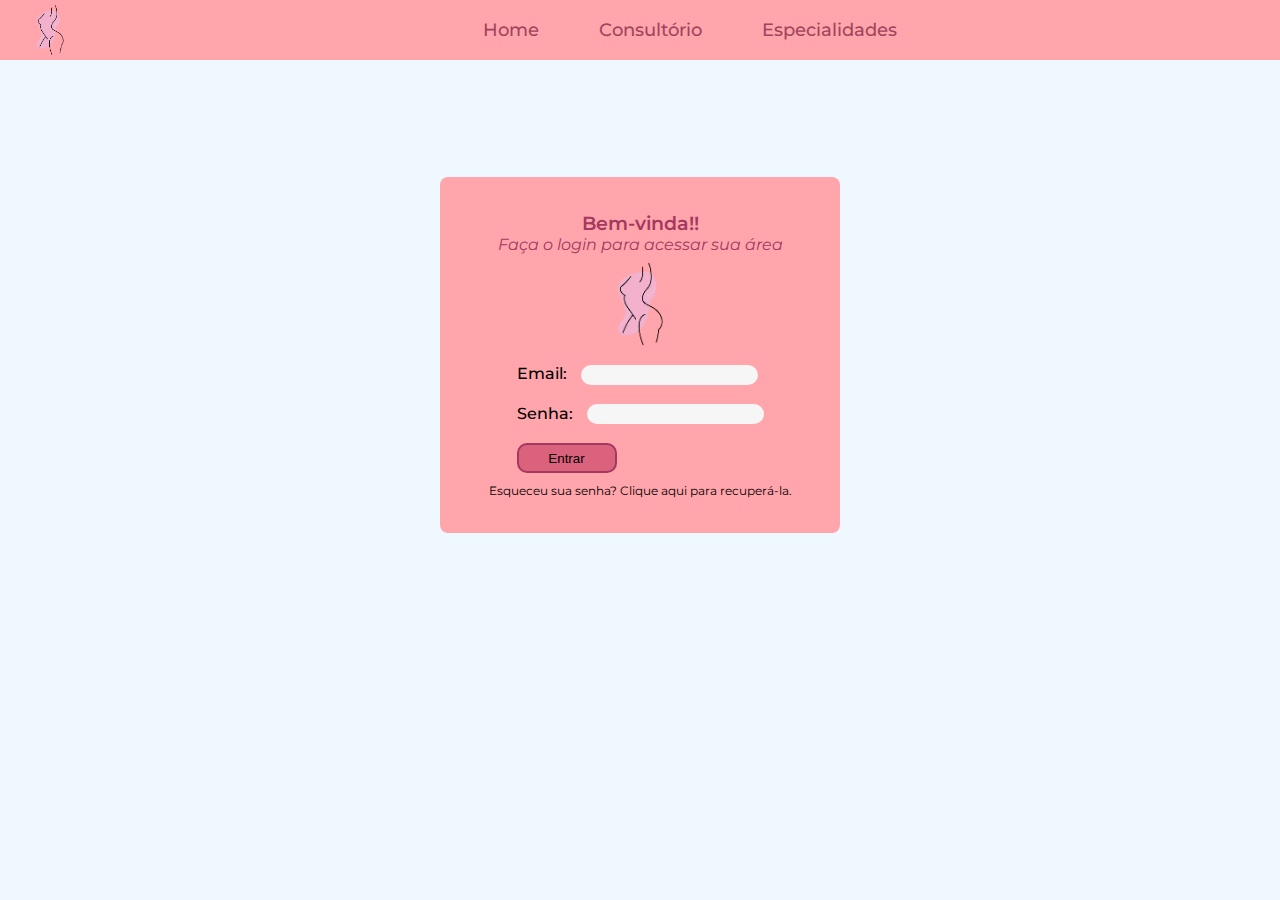
<file: index.html>
<!DOCTYPE html>
<html lang="pt-br">

<head>
    <meta charset="UTF-8">
    <meta name="viewport" content="width=device-width, initial-scale=1.0">
    <title>Login Administrador</title>
    <link rel="stylesheet" href="./assets/css/nav-footer.css">
    <link rel="stylesheet" href="./assets/css/adm.css">

    <!-- Icon da página -->
    <link rel="shortcut icon" type="imagex/png" href="./assets/img/logoClinica.png">
</head>

<body>
    <nav>
        <img src="./assets/img/logoClinica.png" alt="Logo: Silhueta do corpo feminino" class="logoInicial">
        <ul>
            <li><a href="./pages/homepage.html">Home</a></li>
            <li><a href="./pages/consultorio.html">Consultório</a></li>
            <li><a href="./pages/especialidade.html">Especialidades</a></li>
        </ul>
    </nav>

    <div class="login">
        <div class="login-container">
            <h3>Bem-vinda!!</h3>
            <h4>Faça o login para acessar sua área</h4>
            <img src="./assets/img/logoClinica.png" alt="Logo: Silhueta do corpo feminino" class="logoCli">
            <form action="" class="login_form">
                <label for="email" id="lblEmail">Email:</label>
                <input type="text" name="txtEmail" id="txtEmail">
                <br>
                <br>
                <label for="senha" id="lblSenha">Senha:</label>
                <input type="password" name="txtSenha" id="txtSenha"> 
                <br>
                <br>
                <button type="submit" id="btnEntrarAdm" onclick="acionarEntrarAdm()">Entrar</button>
            </form>
            <a href="#">Esqueceu sua senha? Clique aqui para recuperá-la.</a>
        </div>
    </div>
    <script src="./assets/js/script.js"></script>
</body>
</html>
</file>
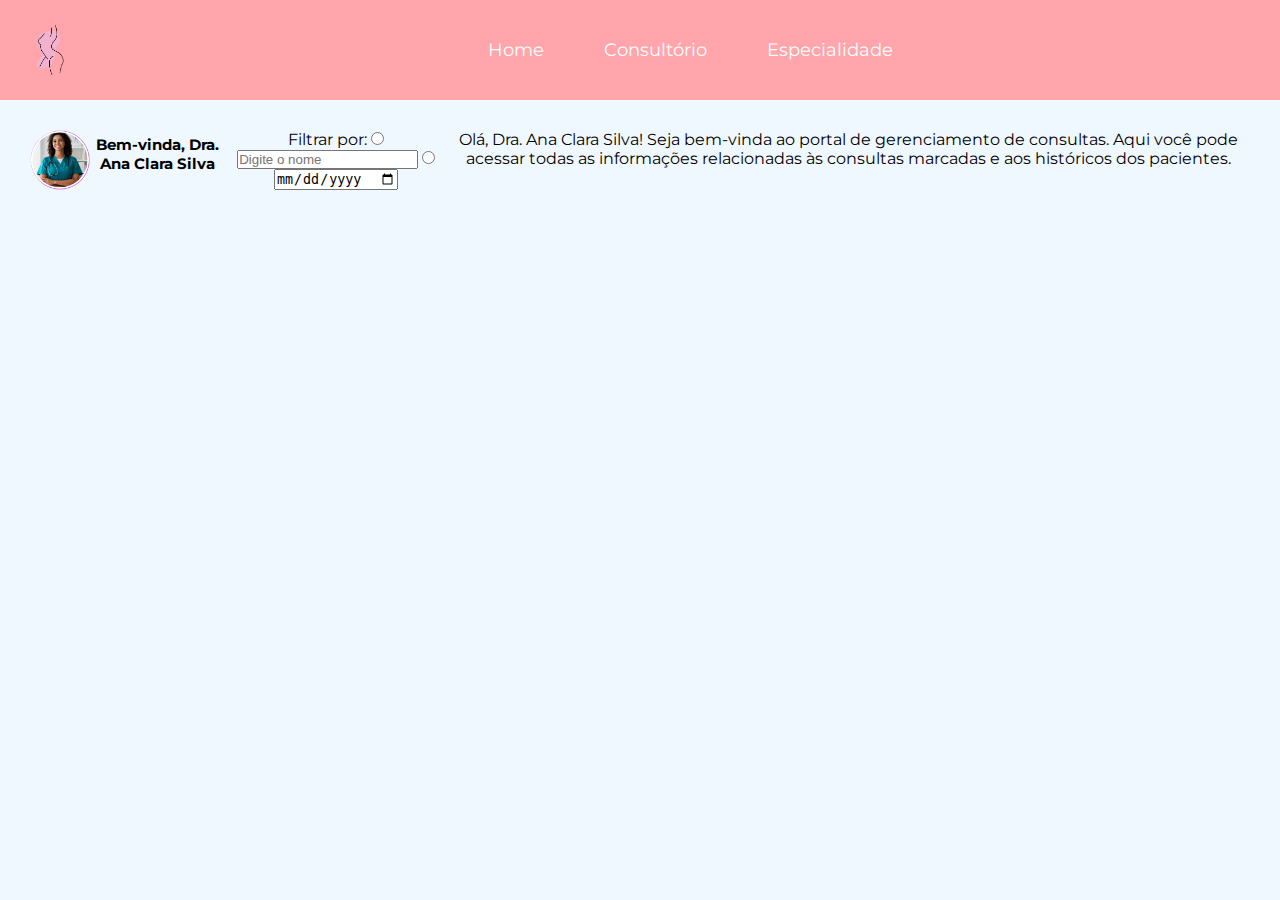
<file: adm.html>
<!DOCTYPE html>
<html lang="pt-br">

<head>
    <meta charset="UTF-8">
    <meta name="viewport" content="width=device-width, initial-scale=1.0">
    <title>Área de administração</title>
    <link rel="stylesheet" href="adm.css">
</head>

<body>

    <nav>
        <img src="./img/logoClinica.png" alt="Logo: Silhueta do corpo feminino" class="logoInicial">
        <ul>
            <li><a href="./homepage.html">Home</a></li>
            <li><a href="#">Consultório</a></li>
            <li><a href="#">Especialidade</a></li>
        </ul>
    </nav>

    <section class="session_TelaPrincipal">
        <div class="telaPrincipal_container">
            <img src="./img/imagenDoutora.png" alt="Imagem da doutora" id="imgTelaPrincipal">
            <h2 id>Bem-vinda, Dra. Ana Clara Silva</h2>

            <div class="formPesquisa">
                <form>
                    <label for="filtro">Filtrar por:</label>
                    <input type="radio" name="radioNome" id="radioNome" value="Nome">
                    <input type="text" name="txtNome" id="txtNome" placeholder="Digite o nome">
                    <input type="radio" name="radioData" id="radioData" value="Data">
                    <input type="date" name="txtData" id="txtData">

                </form>
            </div>

            <p>Olá, Dra. Ana Clara Silva!
                Seja bem-vinda ao portal de gerenciamento de consultas. Aqui você pode acessar
                todas as informações relacionadas às consultas marcadas e aos históricos dos
                pacientes. </p>
        </div>
    </section>
</body>

</html>
</file>
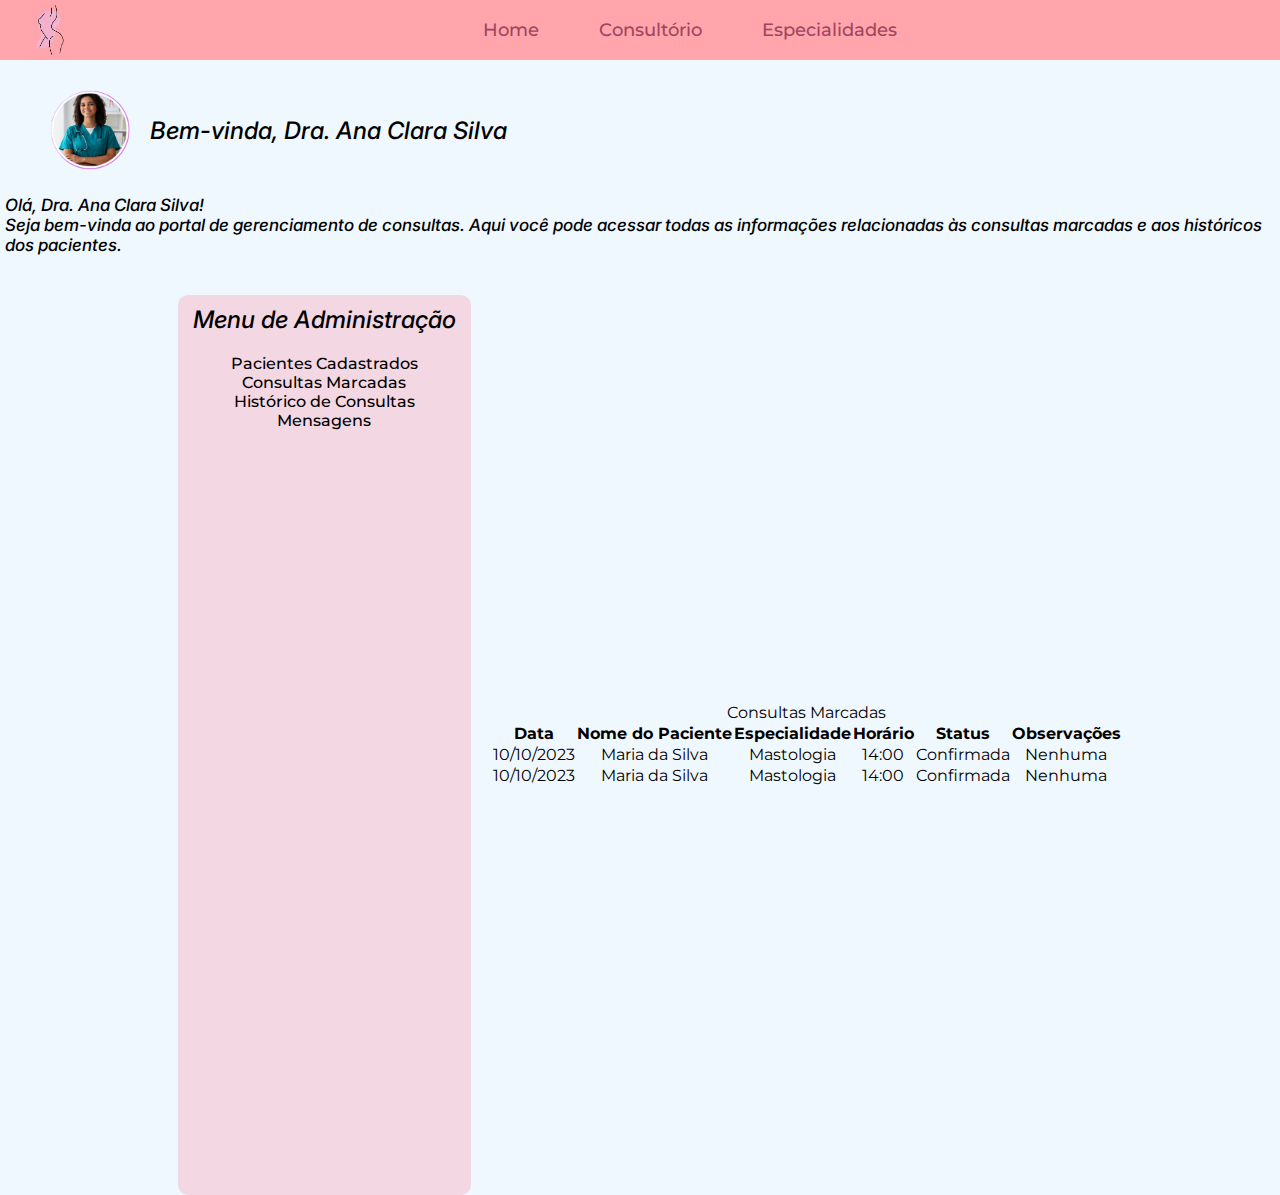
<file: pages/adm.html>
<!DOCTYPE html>
<html lang="pt-br">

<head>
    <meta charset="UTF-8">
    <meta name="viewport" content="width=device-width, initial-scale=1.0">
    <title>Área de administração</title>
    <link rel="stylesheet" href="../assets/css/nav-footer.css">
    <link rel="stylesheet" href="../assets/css/adm.css">

    <!-- Icon da página -->
    <link rel="shortcut icon" type="imagex/png" href="../assets/img/logoClinica.png">
</head>

<body>

    <nav>
        <img src="../assets/img/logoClinica.png" alt="Logo: Silhueta do corpo feminino" class="logoInicial">
        <ul>
            <li><a href="./homepage.html">Home</a></li>
            <li><a href="./consultorio.html">Consultório</a></li>
            <li><a href="./especialidade.html">Especialidades</a></li>
        </ul>
    </nav>

    <section class="session_TelaPrincipal">

            <div class="filter-container">
                <img src="../assets/img/imagenDoutora.png" alt="Imagem da doutora" id="imgTelaPrincipal">
                <h2 id>Bem-vinda, Dra. Ana Clara Silva</h2>

                <div class="formPesquisa">
                    <form>
                        <label for="filtro">Filtrar por:</label>

                        <div class="filter-group">
                            <input type="radio" name="radioNome" id="radioNome" value="nome">
                            <label for="nome">Nome</label>
                            <input type="text" name="txtNome" id="txtNome" placeholder="Digite o nome"
                                style="display: none;">
                        </div>

                        <div class="filter-group">
                            <input type="radio" name="radioData" id="radioData" value="Data">
                            <label for="data">Data</label>
                            <input type="date" name="txtData" id="txtData" style="display: none;">
                        </div>

                    </form>

                </div>
            </div>

            <div class="telaPrincipal_container">
                <p>
                    Olá, Dra. Ana Clara Silva! <br>
                    Seja bem-vinda ao portal de gerenciamento de consultas. Aqui você pode acessar
                    todas as informações relacionadas às consultas marcadas e aos históricos dos
                    pacientes. 
                </p>

        </div>
    </section>

    <section id="menu-adm">
        <div class="menu-container">
        <div class="menu-adm-container">
            <h2>Menu de Administração</h2>
            <ul>
                <li><a href="#">Pacientes Cadastrados</a></li>
                <li><a href="#">Consultas Marcadas</a></li>
                <li><a href="#">Histórico de Consultas</a></li>
                <li><a href="#">Mensagens</a></li>
            </ul>
        </div>

        <div class="menu-information">
            <table id="tabelaConsultas">
                <caption>Consultas Marcadas</caption>
                <tr>
                    <th>Data</th>
                    <th>Nome do Paciente</th>
                    <th>Especialidade</th>
                    <th>Horário</th>
                    <th>Status</th>
                    <th>Observações</th>
                </tr>

                <tr>
                    <td>10/10/2023</td>
                    <td>Maria da Silva</td>
                    <td>Mastologia</td>
                    <td>14:00</td>
                    <td>Confirmada</td>
                    <td>Nenhuma</td>
                </tr>

                <tr>
                    <td>10/10/2023</td>
                    <td>Maria da Silva</td>
                    <td>Mastologia</td>
                    <td>14:00</td>
                    <td>Confirmada</td>
                    <td>Nenhuma</td>
                </tr>
            </table>
        </div>
    </div>
    </section>
    <script src="../assets/js/script.js"></script>

</body>

</html>
</file>
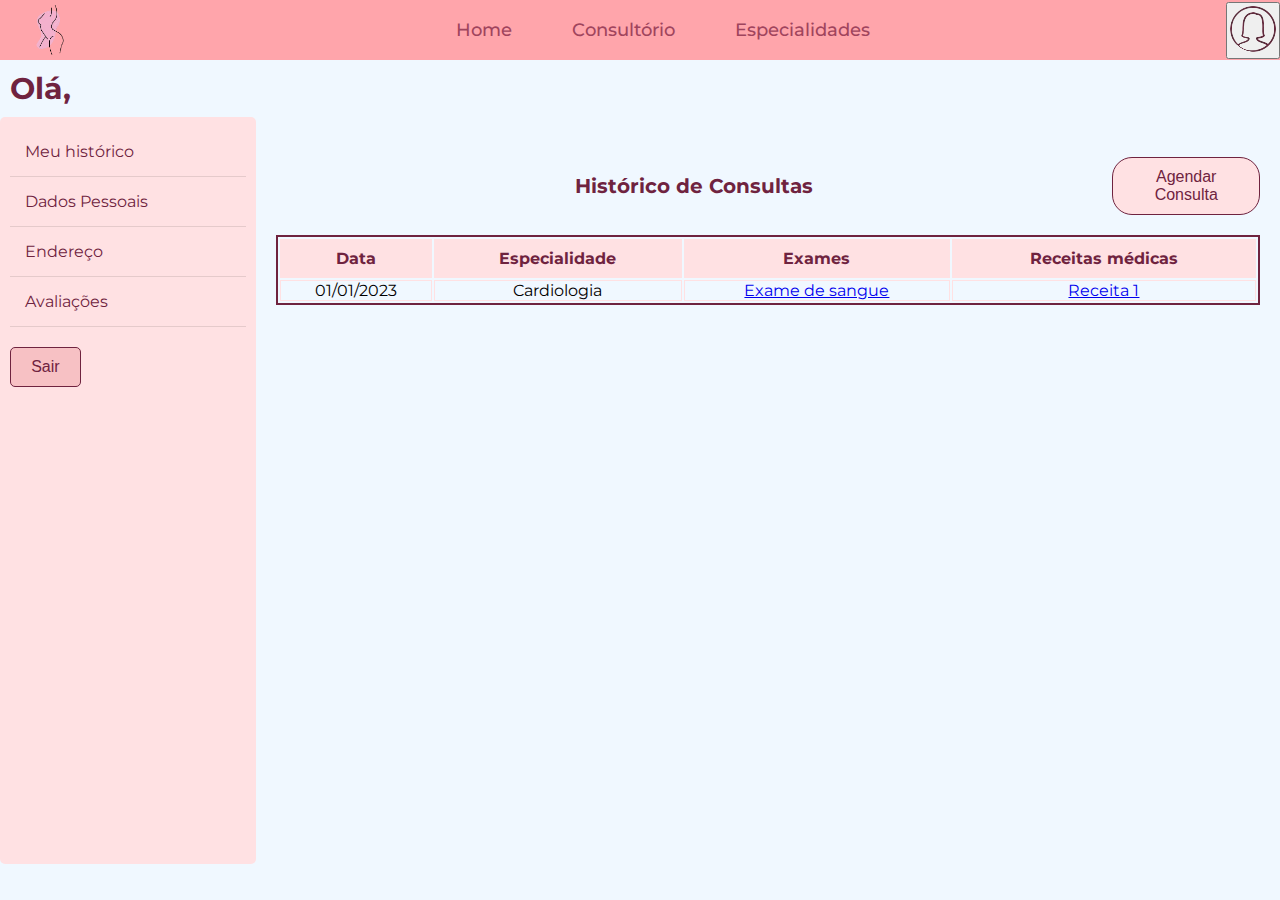
<file: pages/areaPaciente.html>
<!DOCTYPE html>
<html lang="pt-br">

<head>
    <meta charset="UTF-8">
    <meta name="viewport" content="width=device-width, initial-scale=1.0">
    <title>Área do Paciente</title>

    <link rel="stylesheet" href="../assets/css/nav-footer.css">
    <link rel="stylesheet" href="../assets/css/areaPaciente.css">

    <!-- Icon da página -->
    <link rel="shortcut icon" type="imagex/png" href="../assets/img/logoClinica.png">
</head>

<body>
    <nav>
        <img src="../assets/img/logoClinica.png" alt="Logo: Silhueta do corpo feminino" class="logoInicial">
        <ul>
            <li><a href="../index.html">Home</a></li>
            <li><a href="./consultorio.html">Consultório</a></li>
            <li><a href="./especialidade.html">Especialidades</a></li>
        </ul>
        <button class="btnLogado">
            <a href="./areaPaciente.html"><img src="../assets/img/loginAtivo.png" alt="Usuário logado"></a>
        </button>
    </nav>

    <div id="tituloPag">
        <h1>Olá, <span id="nomePaciente"></span></h1>
    </div>
    <main>
        <div class="menu">
            <ul>
                <li id="acessarHistorico"><a href="#historico">Meu histórico</a></li>
                <li id="acessarDadosPessoais"><a href="#dadosPessoais">Dados Pessoais</a></li>
                <li id="acessarEndereco"><a href="#endereco">Endereço</a></li>
                <li id="acessarAvaliacoes"><a href="#avaliacoes">Avaliações</a></li>
                <li><button type="button" id="btnSair">Sair</button></li>
            </ul>
        </div>

        <section id="historico">
            <div class="conteudoInicial">
                <h2>Histórico de Consultas</h2>
                <button type="button" id="agendarNovaConsulta" onclick="agendarConsulta()">Agendar Consulta</button>

            </div>
            <table id="tabelaHistorico" class="tabelaHistorico">
                <thead>
                    <tr>
                        <th>Data</th>
                        <th>Especialidade</th>
                        <th>Exames</th>
                        <th>Receitas médicas</th>
                    </tr>
                </thead>
                <tbody id="corpoTabelaHistorico" class="tabelaHistorico">
                    <tr>
                        <td>01/01/2023</td>
                        <td>Cardiologia</td>
                        <td><a href="#">Exame de sangue</a></td>
                        <td><a href="#">Receita 1</a></td>
                    </tr>
                    <!-- As linhas da tabela serão preenchidas dinamicamente -->
                </tbody>
            </table>
        </section>

        <section id="dadosPessoais">
            <div class="alterarDados">
                <form action="" class="formAlterarDados" id="formAlterarDadosPessoais">
                    <fieldset class="fieldsetAlterarDadosUsuários">
                        <legend>Alterar Dados Pessoais</legend>
                        <p>Preencha os campos que deseja alterar.</p>

                        <div class="information-group">
                            <label for="nome">Nome Completo:</label>
                            <input type="text" id="txtAlterarNome" name="nome">
                        </div>

                        <div class="information-group">
                            <label for="dataNascimento">Data de Nascimento:</label>
                            <input type="date" id="txtAlterarDataNascimento" name="dataNascimento">
                        </div>

                        <div class="information-group">
                            <label for="cpf">CPF:</label>
                            <input type="text" id="txtAlterarCpf" name="cpf">
                        </div>

                        <div class="information-group">
                            <label for="telefone">Telefone:</label>
                            <input type="tel" id="txtAlterarTelefone" name="telefone">
                        </div>

                        <div class="information-group">
                            <label for="email">Email</label>
                            <input type="email" name="email" id="txtAlterarEmail">
                        </div>

                        <div class="information-group">
                            <label for="senha">Senha:</label>
                            <input type="password" id="txtAlterarSenha" name="senha">
                        </div>

                        <div class="information-group novaSenha">
                            <label for="Novasenha">Nova Senha:</label>
                            <input type="password" id="txtNovaSenha" name="senha">
                        </div>

                        <div class="information-group novaSenha">
                            <label for="confirmarSenha">Confirmar Senha:</label>
                            <input type="password" id="txtConfirmarSenha" name="confirmarSenha">
                            <span id="mensagemSenha"></span>
                        </div>
                        <button type="button" id="editarDadosAcompanhante">Continuar</button>
                    </fieldset>
                </form> <!-- Fim formulário alterar dados pessoais-->
                <form action="" class="formAlterarDados" id="formAlterarDadosAcompanhante">
                    <fieldset class="fieldsetAlterarDadosAcompanhante">
                        <legend>Alterar dados do acompanhante</legend>
                        <p>Preencha os campos que deseja alterar.</p>

                        <div class="information-group">
                            <label for="nomeAcompanhante">Nome do Acompanhante:</label>
                            <input type="text" id="nomeAcompanhante" name="nomeAcompanhante">
                        </div>

                        <div class="information-group">
                            <label for="cpf">CPF:</label>
                            <input type="text" id="cpfAcompanhante" name="cpfAcompanhante">
                        </div>

                        <div class="information-group">
                            <label for="telefone">Telefone:</label>
                            <input type="tel" id="telefoneAcompanhante" name="telefoneAcompanhante">
                        </div>

                        <div class="information-group">
                            <label for="email">Email:</label>
                            <input type="email" name="emailAcompanhante" id="emailAcompanhante">
                        </div>

                        <div class="information-group">
                            <label for="parentescoAcompanhante">Parentesco:</label>
                            <select id="parentescoAcompanhante" name="parentescoAcompanhante">
                                <option value="" disabled selected>Selecione o parentesco</option>
                                <option value="filho">Filho(a)</option>
                                <option value="mae">Mãe</option>
                                <option value="pai">Pai</option>
                                <option value="irmao">Irmão</option>
                                <option value="irma">Irmã</option>
                                <option value="esposo">Esposo(a)</option>
                                <option value="amigo">Amigo(a)</option>
                                <option value="outro">Outro</option>
                            </select>
                            <input type="text" id="outroParentescoAcompanhante" name="outroParentescoAcompanhante"
                                placeholder="Especifique outro parentesco" ">
                    </div>
                </fieldset>
            </form> <!-- Fim formulário alterar dados do acompanhante-->
            
                <div class=" btnAlterarInformacoes">
                            <button type="button" id="editarInformações" onclick="habilitarEdicao()">Editar
                                Informações</button>
                            <button type="submit" id="salvarInformacoesUsuario"onclick="salvarAlteracao()">Salvar</button>
                            <button type="reset" id="descartarInformacaoUsuario" onclick="descartarAlteracao()">Descartar Alterações</button>
                        </div>
            </div>
        </section>

        <section id="endereco">
            <div class="alterarEndereco">
                <form action="" class="formEndereco" id="formEndereco">
                    <fieldset class="fieldsetAlterarEndereco">
                        <legend>Alterar Endereço</legend>
                        <p>Preencha os campos que deseja alterar.</p>

                        <div class="information-group">
                            <label for="cep">CEP:</label>
                            <input type="text" id="alterarCep" name="cep">
                        </div>

                        <div class="information-group">
                            <label for="rua">Rua:</label>
                            <input type="text" id="alterarRua" name="rua">
                        </div>

                        <div class="information-group">
                            <label for="numero">Número:</label>
                            <input type="text" id="alterarNumero" name="numero">
                        </div>

                        <div class="information-group">
                            <label for="bairro">Bairro:</label>
                            <input type="text" id="alterarBairro" name="bairro">
                        </div>

                        <div class="information-group">
                            <label for="cidade">Cidade:</label>
                            <input type="text" id="alterarCidade" name="cidade">
                        </div>

                        <div class="information-group">
                            <label for="estado">Estado:</label>
                            <input type="text" id="alterarEstado" name="estado">
                        </div>
                    </fieldset>
                </form> <!-- Fim formulário alterar endereço-->

                <div class=" btnAlterarInformacoes">
                    <button type="button" id="editarEndereco" onclick="habilitarEdicaoEndereco()">Editar Endereço</button>
                    <button type="submit" id="salvarEdicaoEndereco" onclick="salvarAlteracaoEndereço()">Salvar</button>
                    <button type="reset" id="descartarAlteracaoEndereco" onclick="descartarAlteracaoEndereco()">Descartar Alterações</button>
                </div>
            </div>
        </section>

        <section id="avaliacoes">

            <div class="adicionarAvaliacao">
                <h2>Histórico de Avaliações</h2>
                <button type="button" id="adicionarNovaAvaliacao" onclick="adicionarAvaliacao()">Adicionar
                    Avaliação</button>
            </div>
            <table id="tabelaAvaliacoes" class="tabelaAvaliacoes">
                <thead>
                    <tr>
                        <th>Data</th>
                        <th>Avaliação</th>
                        <th>Nota</th>
                    </tr>
                </thead>
                <tbody id="corpoTabelaAvaliacoes" class="tabelaAvaliacoes">
                    <tr>
                        <td>01/01/2023</td>
                        <td>Avaliação 1</td>
                        <td>5</td>
                    </tr>
                    <!-- As linhas da tabela serão preenchidas dinamicamente -->
                </tbody>
            </table>

            <form action="" class="formAvaliacoes" id="formAvaliacoes" style="display: none;">
                <fieldset class="fieldsetAvaliacoes">
                    <legend>Avaliar</legend>
                    <p>Deixe sua avaliação sobre a clínica e os profissionais.</p>

                    <div class="information-group">
                        <label for="avaliacao">Avaliação:</label> <br>
                        <textarea id="avaliacao" name="avaliacao" rows="4" cols="50"></textarea>
                    </div>

                    <div class="information-group">
                        <label for="nota">Nota:</label>
                        <select id="nota" name="nota">
                            <option value="" disabled selected>Selecione a nota</option>
                            <option value="1">1</option>
                            <option value="2">2</option>
                            <option value="3">3</option>
                            <option value="4">4</option>
                            <option value="5">5</option>
                        </select>
                    </div>

                    <button type="submit" id="btnEnviarAvaliacao">Enviar Avaliação</button>
                </fieldset>
            </form> <!-- Fim formulário avaliações-->
        </section>

        <section id="agendarConsulta">
            <form action="" class="formAgendarConsulta" id="formAgendarConsulta">
                <fieldset class="fieldsetAgendarConsulta">
                    <legend>Agendar Consulta</legend>
                    <p>Preencha os campos para agendar uma consulta.</p>

                    <div class="information-group">
                        <label for="especialidade">Especialidade:</label>
                        <select id="especialidade" name="especialidade">
                            <option value="" disabled selected>Selecione a especialidade</option>
                            <option value="optObstetricia">Obstetricia</option>
                            <option value="optMastologia">Mastologia</option>
                            <option value="optPlanejamentoFamiliar">Planejamento Familiar</option>
                            <option value="optGinecologiaInfAdo">Ginecologia da Infância e Adolescência</option>
                        </select>
                    </div>

                    <div class="information-group">
                        <label for="dataConsulta">Data da Consulta:</label>
                        <input type="date" id="dataConsulta" name="dataConsulta">
                    </div>

                    <div class="information-group">
                        <label for="horaConsulta">Hora da Consulta:</label>
                        <input type="time" id="horaConsulta" name="horaConsulta">
                    </div>

                    <button type="submit" id="btnAgendarConsulta">Agendar Consulta</button>
                </fieldset>
        </section>
    </main>
    <script src="../assets/js/script.js" defer></script>
    <script src="../assets/js/areaPaciente.js" defer></script>
</body>

</html>
</file>
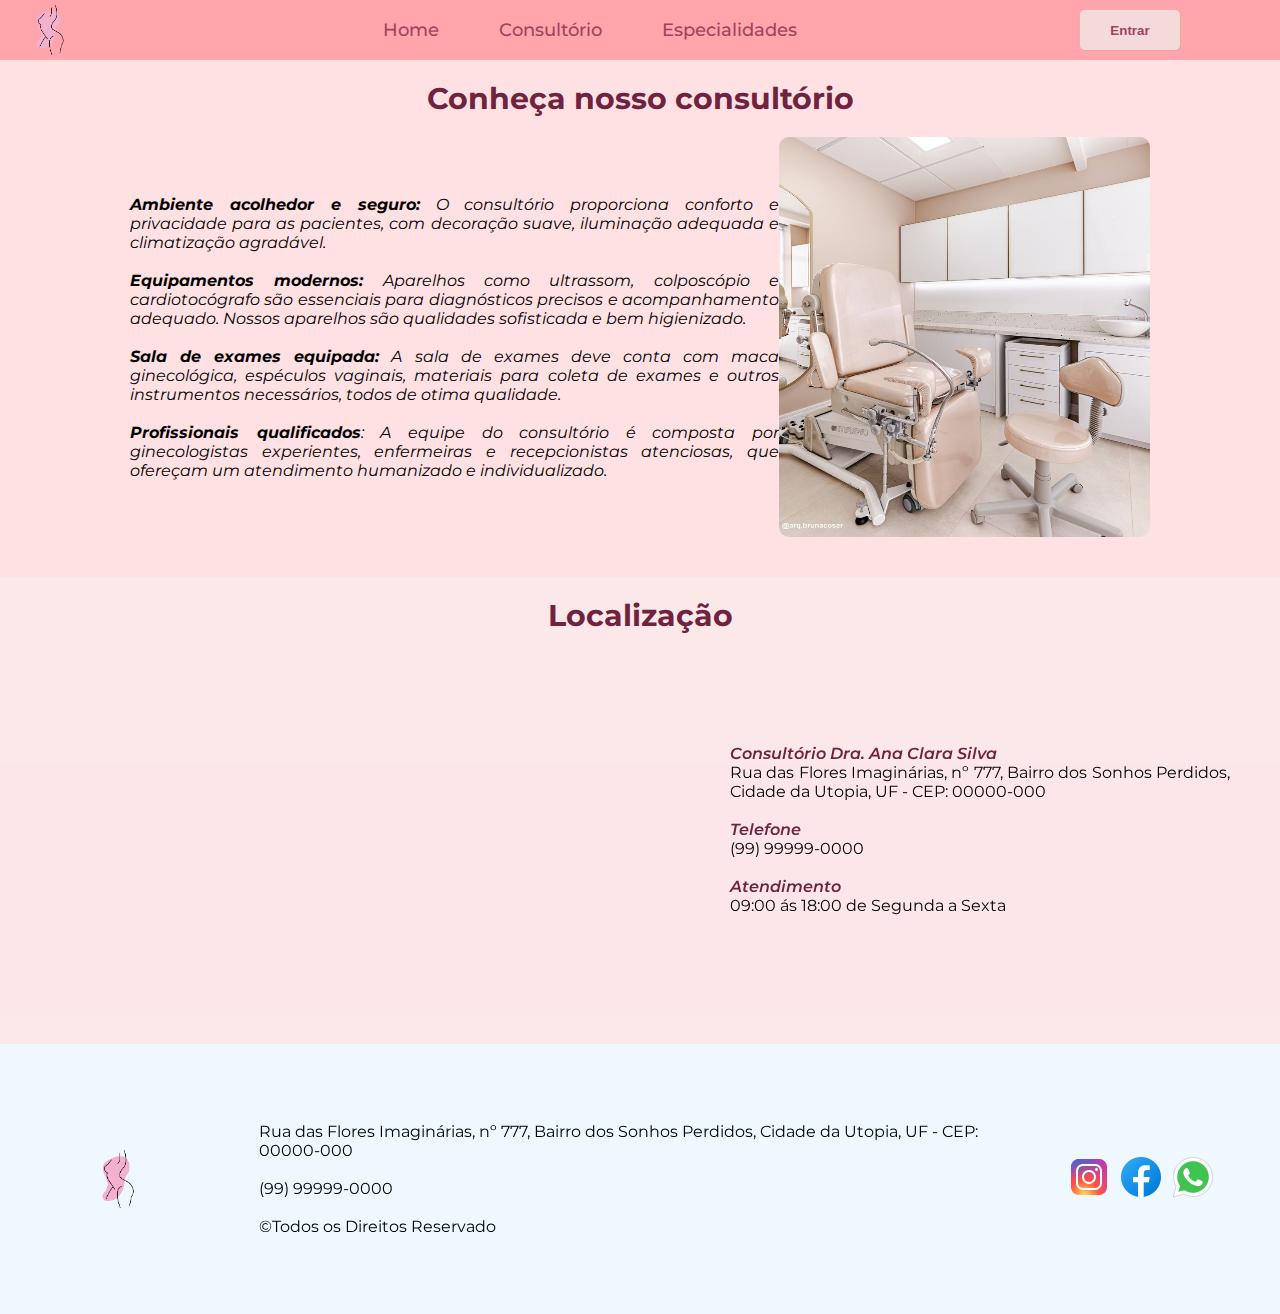
<file: pages/consultorio.html>
<!DOCTYPE html>
<html lang="pt-br">

<head>
    <meta charset="UTF-8">
    <meta name="viewport" content="width=device-width, initial-scale=1.0">
    <title>Consultório</title>
    
    <link rel="stylesheet" href="../assets/css/nav-footer.css">
    <link rel="stylesheet" href="../assets/css/consultorio.css">

    <!-- Icon da página -->
    <link rel="shortcut icon" type="imagex/png" href="../assets/img/logoClinica.png">
</head>

<body>
    <nav>
        <img src="../assets/img/logoClinica.png" alt="Logo: Silhueta do corpo feminino" class="logoInicial">
        <ul>
            <li><a href="./homepage.html">Home</a></li>
            <li><a href="#consultorio">Consultório</a></li>
            <li><a href="./especialidade.html">Especialidades</a></li>
        </ul>
        <button class="btnEntrarCadastrar" id="btnEntrarCadastrar"><a href="./loginUser.html">Entrar</a></button>
        <img src="../assets/img/user.png" alt="Seja um usuário" class="usuario">
    </nav>

    <section id="consultorio">
        <div class="consultorio-container">
            <h2>Conheça nosso consultório</h2>
            <div class="information-container">
                <div class="information-consultorio">
                    <p><strong>Ambiente acolhedor e seguro:</strong> O consultório proporciona conforto e
                        privacidade para as pacientes, com decoração suave, iluminação adequada e climatização
                        agradável.</p>
                    <br>
                    <p><strong>Equipamentos modernos:</strong> Aparelhos como ultrassom, colposcópio e cardiotocógrafo
                        são essenciais para diagnósticos precisos e acompanhamento adequado. Nossos aparelhos são
                        qualidades sofisticada e bem higienizado.</p>
                    <br>
                    <p><strong>Sala de exames equipada:</strong> A sala de exames deve conta com maca ginecológica,
                        espéculos vaginais, materiais para coleta de exames e outros instrumentos necessários, todos de
                        otima qualidade.</p>
                    <br>
                    <p><strong>Profissionais qualificados</strong>: A equipe do consultório é composta por
                        ginecologistas experientes, enfermeiras e recepcionistas atenciosas, que ofereçam um atendimento
                        humanizado e individualizado.</p>
                </div>
                <img src="../assets/img/ConsultórioMédico.jpg" alt="Imagem do consultório">
            </div>
        </div>
    </section>

    <section id="location">
        <div class="location-container">
            <h2>Localização</h2>
            <div class="location-consultorio">
                <iframe
                    src="https://www.google.com/maps/embed?pb=!1m18!1m12!1m3!1d3654.177960297498!2d-46.70206572501685!3d-23.669593065576752!2m3!1f0!2f0!3f0!3m2!1i1024!2i768!4f13.1!3m3!1m2!1s0x94ce5036539648d5%3A0x78501a72680ea23a!2sCentro%20Universit%C3%A1rio%20Senac%20-%20Santo%20Amaro!5e0!3m2!1spt-BR!2sbr!4v1743525404182!5m2!1spt-BR!2sbr"
                    width="600" height="450" style="border:0;" allowfullscreen="" loading="lazy"
                    referrerpolicy="no-referrer-when-downgrade"></iframe>

                <div class="informacao-consultorio">
                    <h4>Consultório Dra. Ana Clara Silva</h4>
                    <p>Rua das Flores Imaginárias, nº 777, Bairro dos Sonhos Perdidos, Cidade da Utopia, UF - CEP:
                        00000-000
                    </p>
                    <br>
                    <h4>Telefone</h4>
                    <p>(99) 99999-0000</p>
                    <br>
                    <h4>Atendimento</h4>
                    <p>09:00 ás 18:00 de Segunda a Sexta</p>
                </div>
            </div>
        </div>
    </section>

    <footer>
        <div class="footer-container">
            <img src="../assets/img/logoClinica.png" alt="Logo: Silhueta do corpo feminino" class="logoInicial">

            <div class="informacoes">
                <p>Rua das Flores Imaginárias, nº 777, Bairro dos Sonhos Perdidos, Cidade da Utopia, UF - CEP: 00000-000
                </p> <br>
                <p>(99) 99999-0000</p> <br>
                <p> &copy;Todos os Direitos Reservado</p>
            </div>

            <div class="rede-social">
                <img src="../assets/img/instagram.png" alt="Símbolo do Instagram">
                <img src="../assets/img/facebook.png" alt="Símbolo do Facebook">
                <img src="../assets/img/whatsapp.png" alt="Símbolo do Whatsapp">
            </div>
        </div>
    </footer>
    <script src="../assets/js/script.js"></script>
</body>

</html>
</file>
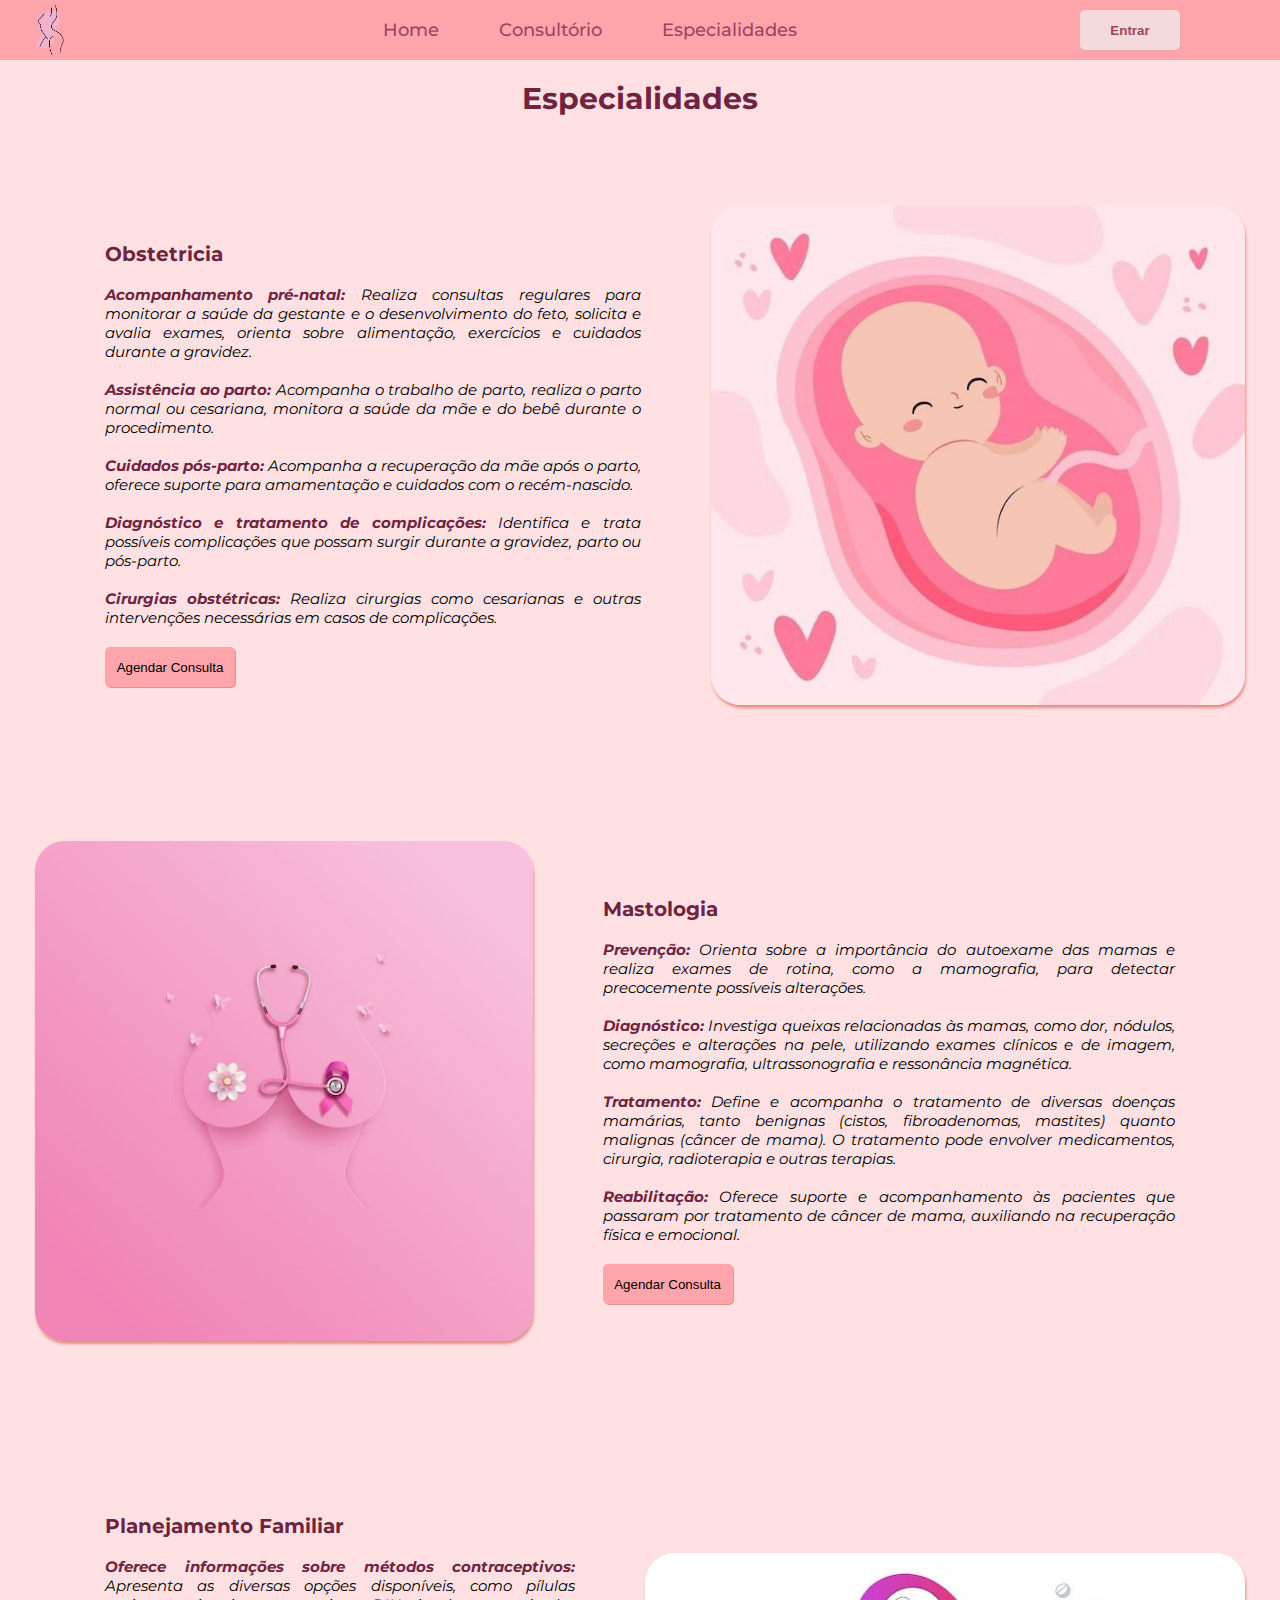
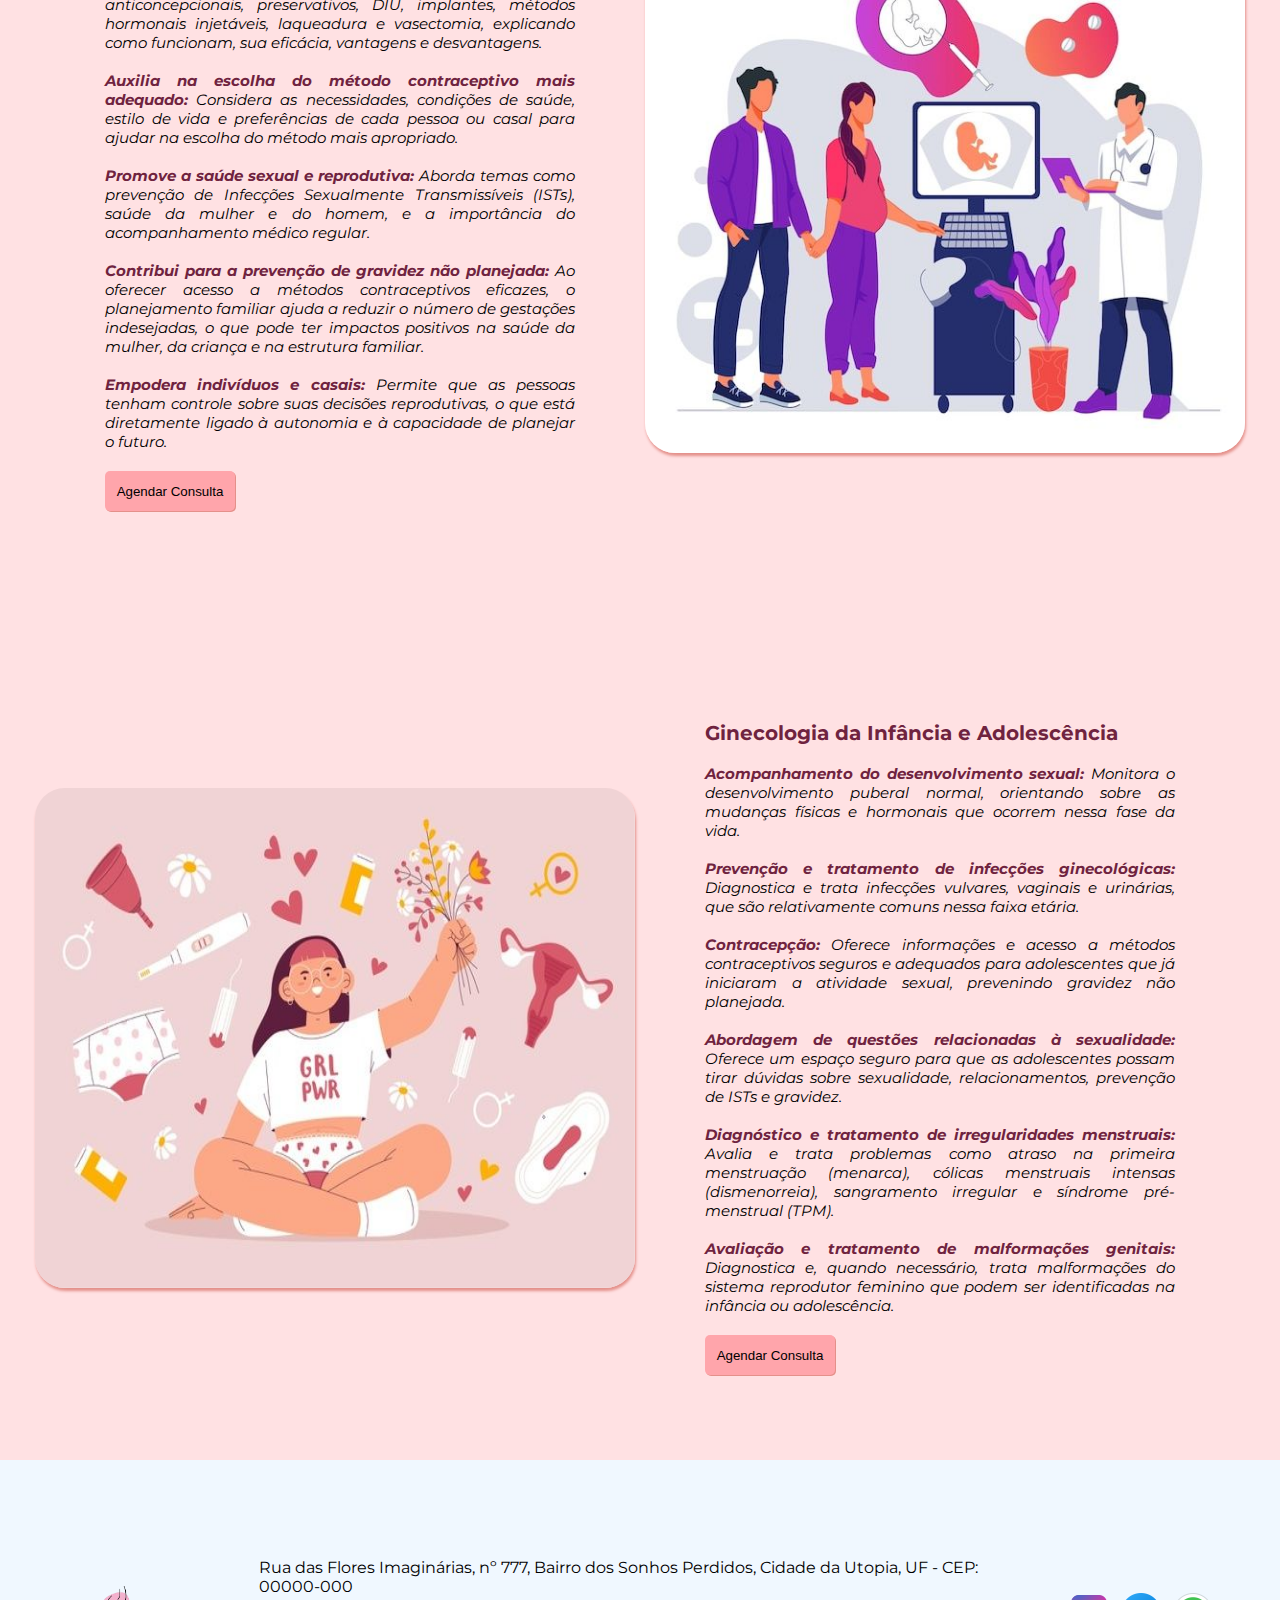
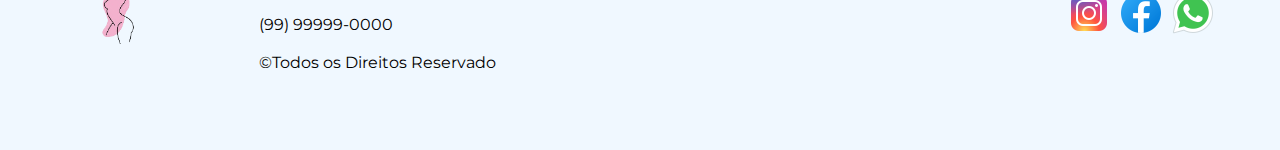
<file: pages/especialidade.html>
<!DOCTYPE html>
<html lang="pt-br">

<head>
    <meta charset="UTF-8">
    <meta name="viewport" content="width=device-width, initial-scale=1.0">
    <title>Especialidade</title>
    <link rel="stylesheet" href="../assets/css/nav-footer.css">
    <link rel="stylesheet" href="../assets/css/especialidade.css">
    
    <!-- Icon da página -->
    <link rel="shortcut icon" type="imagex/png" href="../assets/img/logoClinica.png">
</head>

<body>
    <nav>
        <img src="../assets/img/logoClinica.png" alt="Logo: Silhueta do corpo feminino" class="logoInicial">
        <ul>
            <li><a href="./homepage.html">Home</a></li>
            <li><a href="./consultorio.html">Consultório</a></li>
            <li><a href="#especialidades">Especialidades</a></li>
        </ul>
        <button class="btnEntrarCadastrar" id="btnEntrarCadastrar"><a href="./loginUser.html">Entrar</a></button>
        <img src="../assets/img/user.png" alt="Seja um usuário" class="usuario">
    </nav>

    <section id="especialidades">
        <div class="especialidade-container">
            <h2>Especialidades</h2>
            <div class="especialidade">
                <div class="informacao-especialidade">
                    <h3>Obstetricia</h3>
                    <br>
                        <p>
                            <strong>Acompanhamento pré-natal:</strong> Realiza consultas regulares para monitorar a saúde
                            da gestante e o desenvolvimento do feto, solicita e avalia exames, orienta sobre
                            alimentação, exercícios e cuidados durante a gravidez.
                        </p>
                    <br>
                        <p>
                            <strong>Assistência ao parto:</strong> Acompanha o trabalho de parto, realiza o parto normal
                            ou cesariana, monitora a saúde da mãe e do bebê durante o procedimento.
                        </p>
                    <br>
                        <p>
                            <strong>Cuidados pós-parto:</strong> Acompanha a recuperação da mãe após o parto, oferece
                            suporte para amamentação e cuidados com o recém-nascido.
                        </p>
                    <br>
                        <p>
                            <strong>Diagnóstico e tratamento de complicações:</strong> Identifica e trata possíveis
                            complicações que possam surgir durante a gravidez, parto ou pós-parto.
                        </p>
                    <br>
                        <p>
                            <strong>Cirurgias obstétricas:</strong> Realiza cirurgias como cesarianas e outras
                            intervenções necessárias em casos de complicações.
                        </p>
                    <button>Agendar Consulta</button>
                </div>
                <img src="../assets/img/obstetricia_especialidade.jpg" alt="imagem de um bebê no ventre">
            </div>

            <div class="especialidade">
                <img src="../assets/img/matologia_especialidade.jpg" alt="">
                <div class="informacao-especialidade">
                    <h3>Mastologia</h3>
                    <br>
                        <p>
                            <strong>Prevenção:</strong> Orienta sobre a importância do autoexame das mamas e realiza exames de rotina, como a mamografia, para detectar precocemente possíveis alterações.
                        </p>
                    <br>
                        <p>
                            <strong>Diagnóstico:</strong> Investiga queixas relacionadas às mamas, como dor, nódulos, secreções e alterações na pele, utilizando exames clínicos e de imagem, como mamografia, ultrassonografia e ressonância magnética.
                        </p>
                    <br>
                        <p>
                            <strong>Tratamento:</strong> Define e acompanha o tratamento de diversas doenças mamárias, tanto benignas (cistos, fibroadenomas, mastites) quanto malignas (câncer de mama). O tratamento pode envolver medicamentos, cirurgia, radioterapia e outras terapias.
                        </p>
                    <br>
                        <p>
                            <strong>Reabilitação:</strong> Oferece suporte e acompanhamento às pacientes que passaram por tratamento de câncer de mama, auxiliando na recuperação física e emocional.
                        </p>
                    <button>Agendar Consulta</button>
                </div>
            </div>

            <div class="especialidade">
                <div class="informacao-especialidade">
                    <h3>Planejamento Familiar</h3>
                    <br>
                            <p>
                                <strong>Oferece informações sobre métodos contraceptivos:</strong> Apresenta as diversas opções disponíveis, como pílulas anticoncepcionais, preservativos, DIU, implantes, métodos hormonais injetáveis, laqueadura e vasectomia, explicando como funcionam, sua eficácia, vantagens e desvantagens.
                            </p>
                        <br>
                            <p>
                                <strong>Auxilia na escolha do método contraceptivo mais adequado:</strong> Considera as necessidades, condições de saúde, estilo de vida e preferências de cada pessoa ou casal para ajudar na escolha do método mais apropriado.
                            </p>
                        <br>
                            <p>
                                <strong>Promove a saúde sexual e reprodutiva:</strong> Aborda temas como prevenção de Infecções Sexualmente Transmissíveis (ISTs), saúde da mulher e do homem, e a importância do acompanhamento médico regular.
                            </p>
                        <br>
                            <p>
                                <strong>Contribui para a prevenção de gravidez não planejada:</strong> Ao oferecer acesso a métodos contraceptivos eficazes, o planejamento familiar ajuda a reduzir o número de gestações indesejadas, o que pode ter impactos positivos na saúde da mulher, da criança e na estrutura familiar.
                            </p>
                        <br>
                            <p>
                                <strong>Empodera indivíduos e casais:</strong> Permite que as pessoas tenham controle sobre suas decisões reprodutivas, o que está diretamente ligado à autonomia e à capacidade de planejar o futuro.
                            </p>
                    <button>Agendar Consulta</button>
                </div>
                <img src="../assets/img/PlanejamentoFamiliar_especialidade.jpg" alt="">
            </div>

            <div class="especialidade" id="ginecologiaInfanciaAdolescencia">
                <img src="../assets/img/GinecologiaInfanciaAdolescencia_especialidade.jpg" alt="Imagem de uma familia em uma consulta">
                <div class="informacao-especialidade">
                    <h3>Ginecologia da Infância e Adolescência</h3>
                    <br>
                        <p>
                            <strong>Acompanhamento do desenvolvimento sexual:</strong> Monitora o desenvolvimento puberal normal, orientando sobre as mudanças físicas e hormonais que ocorrem nessa fase da vida.
                        </p> 
                    <br>
                        <p>
                            <strong>Prevenção e tratamento de infecções ginecológicas:</strong> Diagnostica e trata infecções vulvares, vaginais e urinárias, que são relativamente comuns nessa faixa etária.
                        </p>
                    <br>
                        <p>
                            <strong>Contracepção:</strong> Oferece informações e acesso a métodos contraceptivos seguros e adequados para adolescentes que já iniciaram a atividade sexual, prevenindo gravidez não planejada.
                        </p>
                    <br>
                        <p>
                            <strong>Abordagem de questões relacionadas à sexualidade:</strong> Oferece um espaço seguro para que as adolescentes possam tirar dúvidas sobre sexualidade, relacionamentos, prevenção de ISTs e gravidez.
                        </p>
                    <br>
                        <p>
                            <strong>Diagnóstico e tratamento de irregularidades menstruais:</strong> Avalia e trata problemas como atraso na primeira menstruação (menarca), cólicas menstruais intensas (dismenorreia), sangramento irregular e síndrome pré-menstrual (TPM).
                        </p>
                    <br>
                        <p>
                            <strong>Avaliação e tratamento de malformações genitais:</strong> Diagnostica e, quando necessário, trata malformações do sistema reprodutor feminino que podem ser identificadas na infância ou adolescência.
                        </p>
                    <button>Agendar Consulta</button>
                </div>  
            </div>
        </div>
    </section>

    <footer>
        <div class="footer-container">
            <img src="../assets/img/logoClinica.png" alt="Logo: Silhueta do corpo feminino" class="logoInicial">

            <div class="informacoes">
                <p>Rua das Flores Imaginárias, nº 777, Bairro dos Sonhos Perdidos, Cidade da Utopia, UF - CEP: 00000-000
                </p> <br>
                <p>(99) 99999-0000</p> <br>
                <p> &copy;Todos os Direitos Reservado</p>
            </div>

            <div class="rede-social">
                <img src="../assets/img/instagram.png" alt="Símbolo do Instagram">
                <img src="../assets/img/facebook.png" alt="Símbolo do Facebook">
                <img src="../assets/img/whatsapp.png" alt="Símbolo do Whatsapp">
            </div>
        </div>
    </footer>
    <script src="../assets/js/script.js"></script>
</body>

</html>
</file>
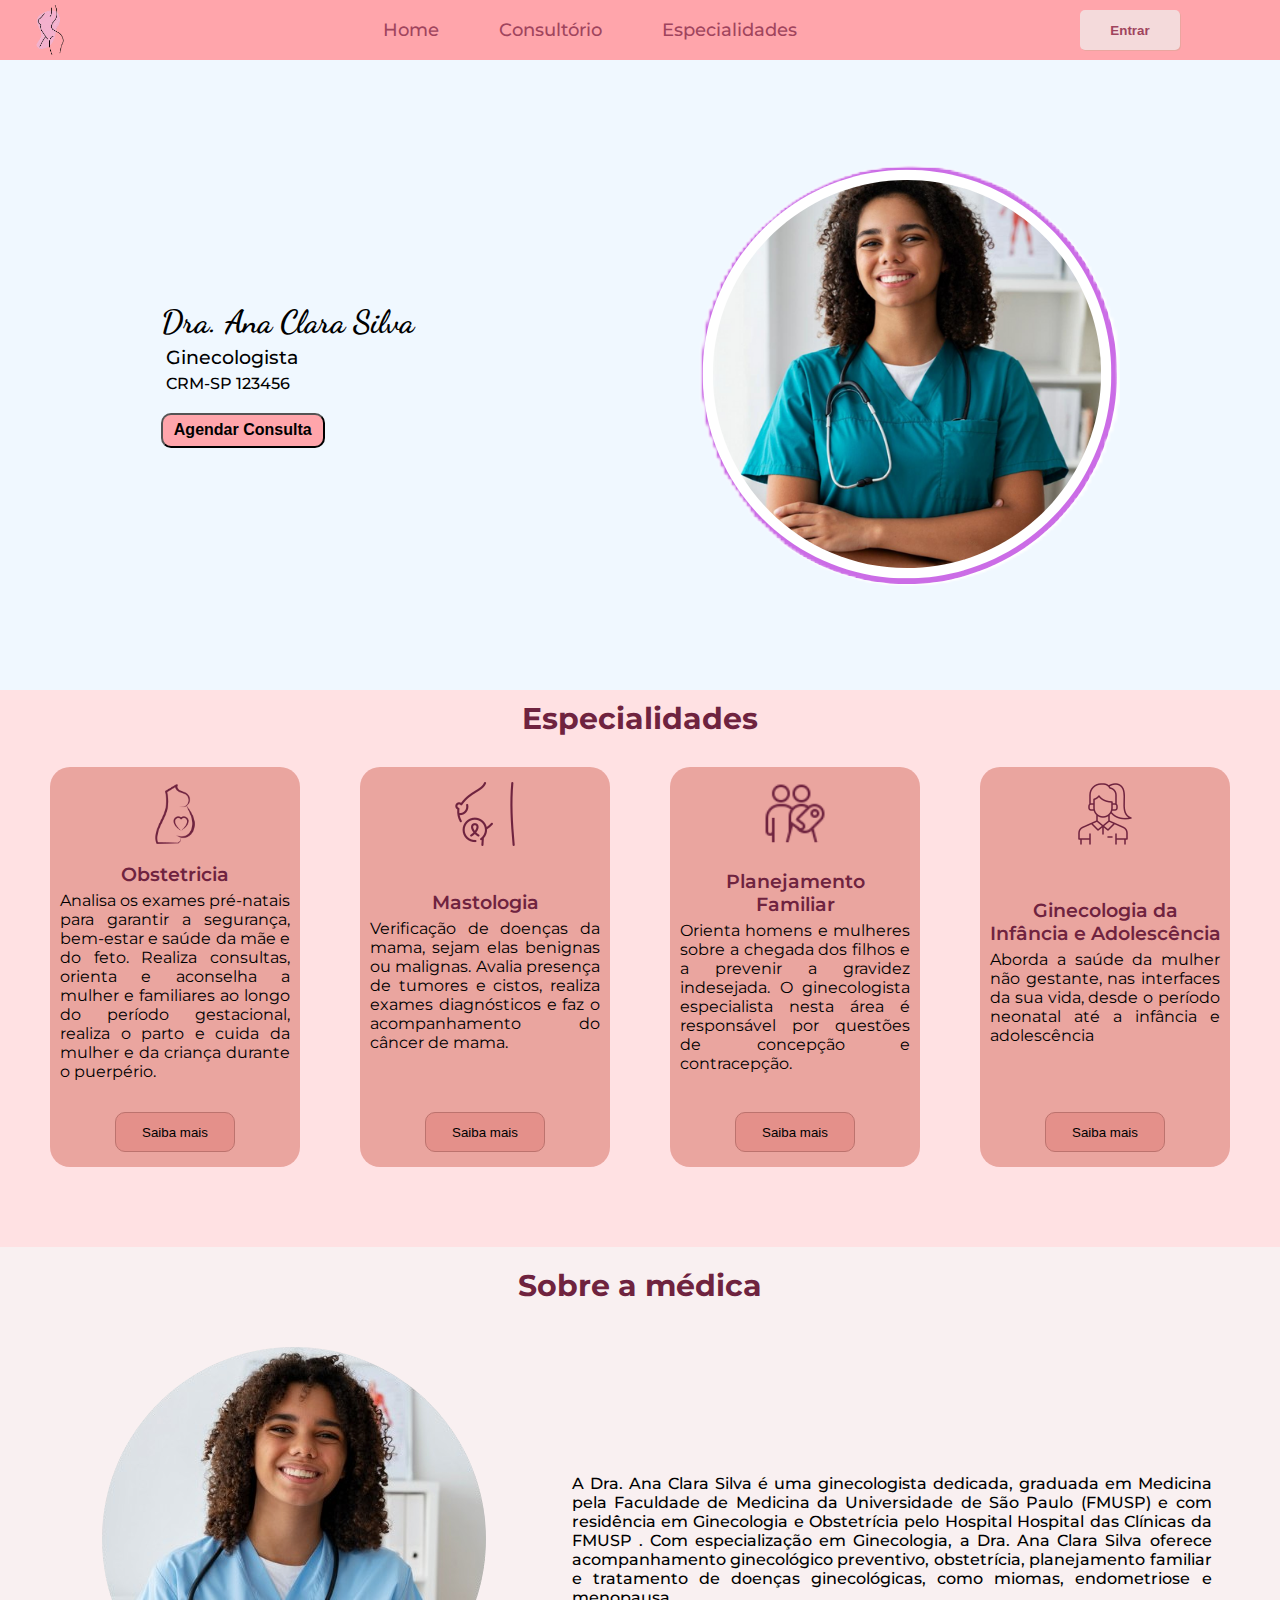
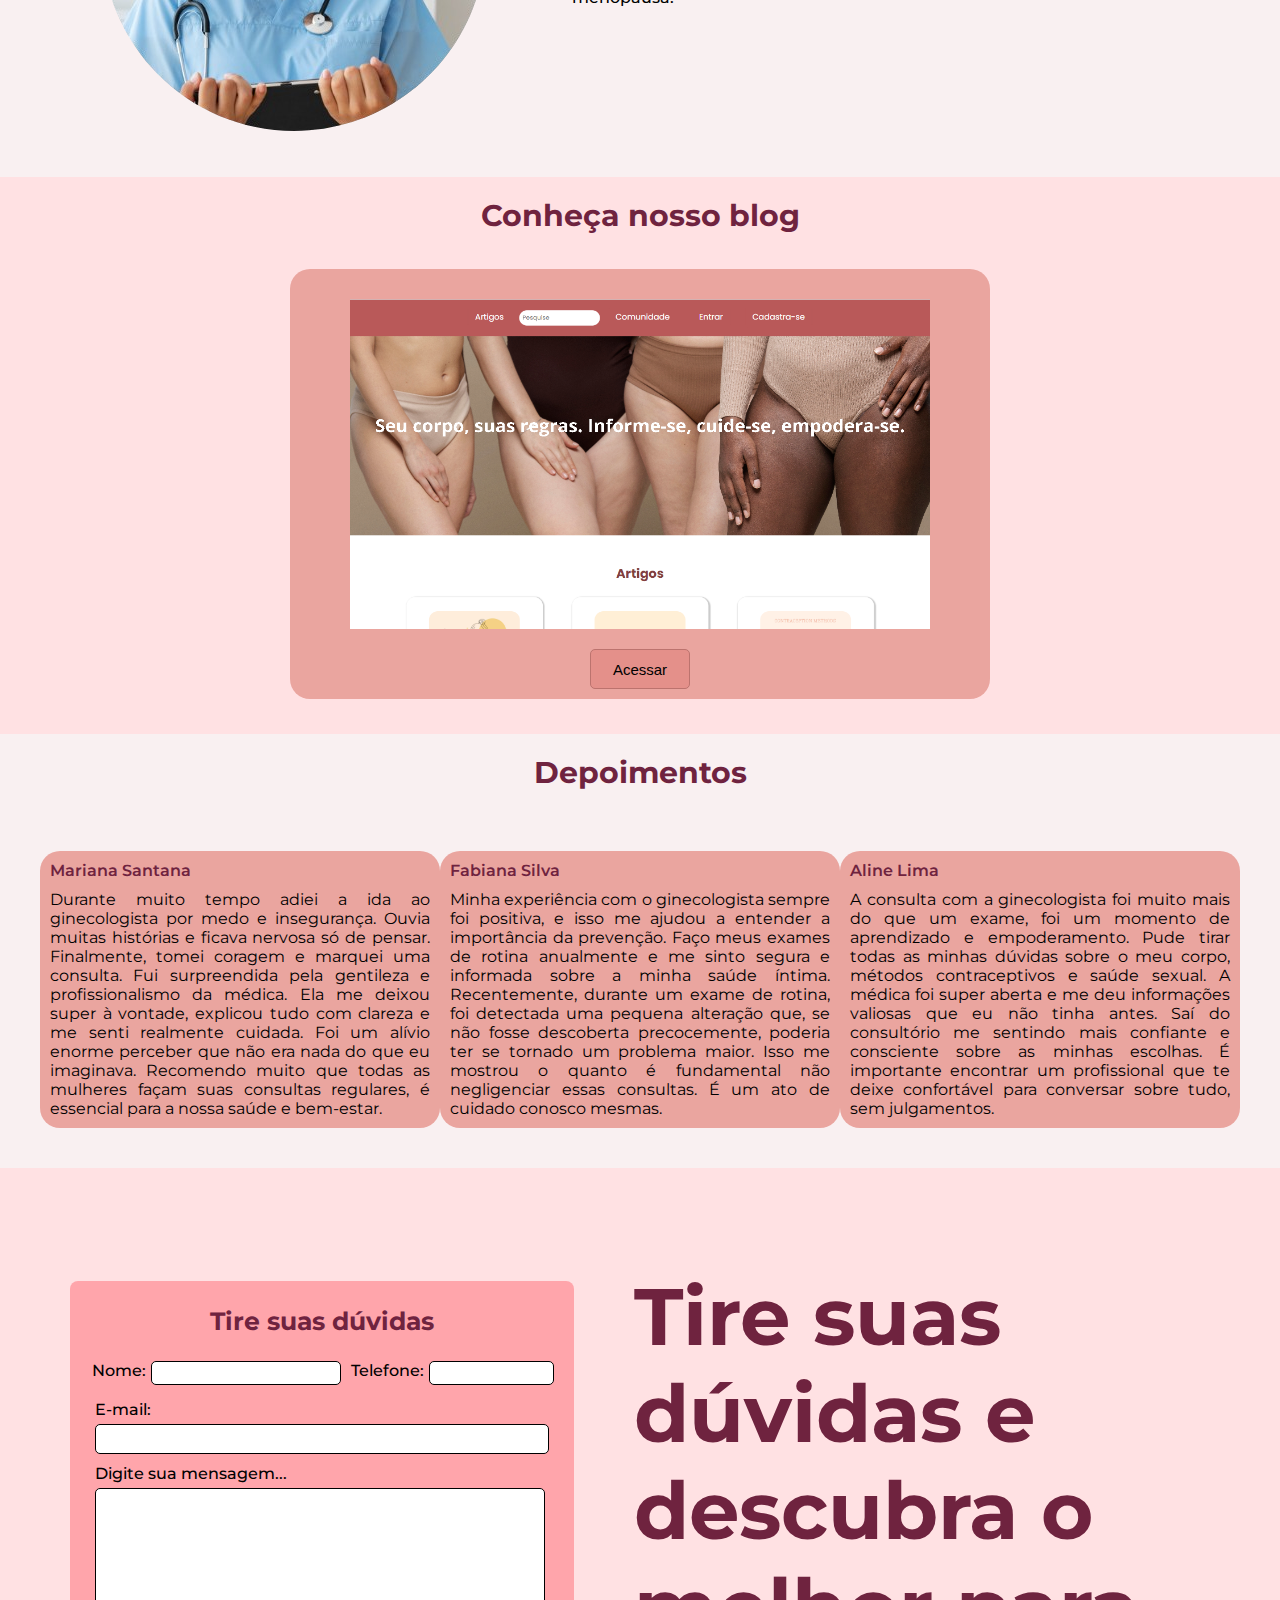
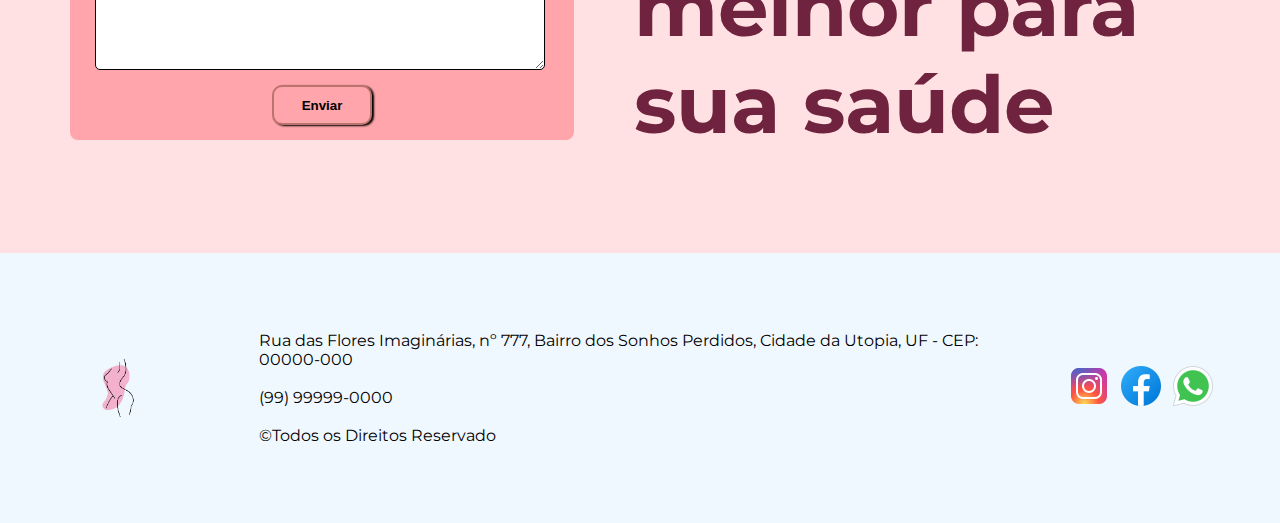
<file: pages/homepage.html>
<!DOCTYPE html>
<html lang="pt-br">

<head>
    <meta charset="UTF-8">
    <meta name="viewport" content="width=device-width, initial-scale=1.0">
    <title>Página inicial</title>
    <link rel="stylesheet" href="../assets/css/nav-footer.css">
    <link rel="stylesheet" href="../assets/css/style.css">
    <link rel="stylesheet" href="../assets/css/elementos-gerais.css">
    
    <!-- Icon da página -->
    <link rel="shortcut icon" type="imagex/png" href="../assets/img/logoClinica.png">
</head>

<body>
    <nav>
        <img src="../assets/img/logoClinica.png" alt="Logo: Silhueta do corpo feminino" class="logoInicial">
        <ul>
            <li><a href="#apresentacao_medica">Home</a></li>
            <li><a href="./consultorio.html">Consultório</a></li>
            <li><a href="./especialidade.html">Especialidades</a></li>
        </ul>
        <button class="btnEntrarCadastrar" id="btnEntrarCadastrar"><a href="./loginUser.html">Entrar</a></button>
        <img src="../assets/img/user.png" alt="Seja um usuário" class="usuario">
    </nav>

    <div class="stick-distancia" id="stick-distancia-id">
        <span class="icon-distancia"></span>
        <span  id="distancia"></span> <br>
        <span id="tempo"></span>
    </div>

    <section id="apresentacao_medica">
        <div class="apresentacao_medica_container">
            <div class="informacao_medica">

                <h1>Dra. Ana Clara Silva</h1>
                <h3>Ginecologista</h3>
                <h4>CRM-SP 123456</h4>

                <button class="btnAgendar_consulta">Agendar Consulta</button>

            </div>

            <img src="../assets/img/imagenDoutora.png" alt="imagem da médica" id="imagem_doutora">
        </div>
    </section>

    <section id="especialidades">
        <h2>Especialidades</h2>
        <div class="especialidades_container">

            <div class="tipos_especialidades">
                <img src="../assets/img/obstetricia_icon.png" alt="Imagem de uma mulher grávida">
                <figcaption>
                    <h3>Obstetricia</h3>
                    <p>
                        Analisa os exames pré-natais para garantir a segurança, bem-estar e saúde da mãe e do feto.
                        Realiza consultas, orienta e aconselha a mulher e familiares ao longo do período gestacional,
                        realiza o parto e cuida da mulher e da criança durante o puerpério.
                    </p>
                </figcaption>
                <button type="button" class="btnSaibaMais"><a href="./especialidade.html">Saiba mais</a></button>
            </div>

            <div class="tipos_especialidades">
                <img src="../assets/img/mastologia_icon.png" alt="Imagem de prevenção ao cancêr de mama">
                <figcaption>
                    <h3>Mastologia</h3>
                    <p>
                        Verificação de doenças da mama, sejam elas benignas ou malignas. Avalia presença de tumores e
                        cistos, realiza exames diagnósticos e faz o acompanhamento do câncer de mama.
                    </p>
                </figcaption>
                <button type="button" class="btnSaibaMais"><a href="./especialidade.html">Saiba mais</a></button>
            </div>

            <div class="tipos_especialidades">
                <img src="../assets/img/planejamentoFamiliar_icon.png" alt="Imagem de uma família">
                <figcaption>
                    <h3>Planejamento <br> Familiar</h3>
                    <p>
                        Orienta homens e mulheres sobre a chegada dos filhos e a prevenir a gravidez indesejada. O
                        ginecologista especialista nesta área é responsável por questões de concepção e contracepção.
                    </p>
                </figcaption>
                <button type="button" class="btnSaibaMais"><a href="./especialidade.html">Saiba mais</a></button>
            </div>

            <div class="tipos_especialidades">
                <img src="../assets/img/adolescente_icon.png" alt="Imagem de uma adolescente">
                <figcaption>
                    <h3>Ginecologia da <br>Infância e Adolescência</h3>
                    <p>
                        Aborda a saúde da mulher não gestante, nas interfaces da sua vida, desde o período neonatal até
                        a infância e adolescência
                    </p>
                </figcaption>
                <button type="button" class="btnSaibaMais"><a href="./especialidade.html">Saiba mais</a></button>
            </div>
        </div>
    </section>

    <section id="sobre_medica">
        <div class="container_medica">
            <h2>Sobre a médica</h2>
            <div class="informacaoMedica-container">
                <img src="../assets/img/medica.png" alt="Imagem da doutora">

                <div class="informacoes_medica">
                    <p>A Dra. Ana Clara Silva é uma ginecologista dedicada, graduada em Medicina pela Faculdade de
                        Medicina
                        da Universidade de São Paulo (FMUSP) e com residência em Ginecologia e Obstetrícia pelo Hospital
                        Hospital das Clínicas da FMUSP . Com
                        especialização em Ginecologia, a Dra. Ana Clara Silva oferece acompanhamento
                        ginecológico preventivo, obstetrícia, planejamento familiar e tratamento de doenças
                        ginecológicas,
                        como miomas, endometriose e menopausa.</p>
                </div>
            </div>
        </div>
    </section>

    <section id="conheca_blog">
        <h2>Conheça nosso blog</h2>
        <div class="container_blog">
            <div class="card-blog">
                <img src="../assets/img/blog.png" alt="">
                <button type="button"><a href="https://camis25.github.io/Projeto-Web/">Acessar</a></button>
            </div>
        </div>
    </section>

    <section id="depoimento">
        <h2>Depoimentos</h2>
        <div class="depoimento-container">

            <div class="card-depoimentos">
                <h4>Mariana Santana</h4>
                <p class="comentario">
                    Durante muito tempo adiei a ida ao ginecologista por medo e insegurança. Ouvia muitas histórias e
                    ficava nervosa só de pensar. Finalmente, tomei coragem e marquei uma consulta. Fui surpreendida pela
                    gentileza e profissionalismo da médica. Ela me deixou super à vontade, explicou tudo com clareza e
                    me senti realmente cuidada. Foi um alívio enorme perceber que não era nada do que eu imaginava.
                    Recomendo muito que todas as mulheres façam suas consultas regulares, é essencial para a nossa saúde
                    e bem-estar.
                </p>
            </div>
            <div class="card-depoimentos">
                <h4>Fabiana Silva</h4>
                <p class="comentario">
                    Minha experiência com o ginecologista sempre foi positiva, e isso me ajudou a entender a importância
                    da prevenção. Faço meus exames de rotina anualmente e me sinto segura e informada sobre a minha
                    saúde íntima. Recentemente, durante um exame de rotina, foi detectada uma pequena alteração que, se
                    não fosse descoberta precocemente, poderia ter se tornado um problema maior. Isso me mostrou o
                    quanto é fundamental não negligenciar essas consultas. É um ato de cuidado conosco mesmas.
                </p>
            </div>
            <div class="card-depoimentos">
                <h4>Aline Lima</h4>
                <p class="comentario">
                    A consulta com a ginecologista foi muito mais do que um exame, foi um momento de aprendizado e
                    empoderamento. Pude tirar todas as minhas dúvidas sobre o meu corpo, métodos contraceptivos e saúde
                    sexual. A médica foi super aberta e me deu informações valiosas que eu não tinha antes. Saí do
                    consultório me sentindo mais confiante e consciente sobre as minhas escolhas. É importante encontrar
                    um profissional que te deixe confortável para conversar sobre tudo, sem julgamentos.
                </p>
            </div>
        </div>
    </section>

    <section id="contato">
        <div class="contato-container">

            <form class="form-container">
                <h1>Tire suas dúvidas</h1>

                <div class="form-row">
                    <label for="nome" id="lblNome">Nome:</label>
                    <input type="text" id="txtNome" required>

                    <label for="telefone" id="lblTelefone">Telefone:</label>
                    <input type="tel" id="txtTelefone" required>
                </div>

                <div class="form-group">
                    <label for="email" id="lblEmail">E-mail:</label>
                    <input type="email" id="txtEmail" required>
                </div>

                <div class="form-group">
                    <label for="mensagem" id="lblMensagem">Digite sua mensagem...</label>
                    <textarea name="mensagem" id="txtMensagem" rows="10" cols="50"></textarea>
                </div>
                <button type="submit" onclick="" id="btnEnviar">Enviar</button>
            </form>

            <div class="slogan-container">
                <h1>
                    Tire suas dúvidas e descubra o melhor para sua saúde
                </h1>
            </div>
        </div>
    </section>

    <footer>
        <div class="footer-container">
            <img src="../assets/img/logoClinica.png" alt="Logo: Silhueta do corpo feminino" class="logoInicial">

            <div class="informacoes">
                <p>Rua das Flores Imaginárias, nº 777, Bairro dos Sonhos Perdidos, Cidade da Utopia, UF - CEP: 00000-000
                </p> <br>
                <p>(99) 99999-0000</p> <br>
                <p> &copy;Todos os Direitos Reservado</p>
            </div>

            <div class="rede-social">
                <img src="../assets/img/instagram.png" alt="Símbolo do Instagram">
                <img src="../assets/img/facebook.png" alt="Símbolo do Facebook">
                <img src="../assets/img/whatsapp.png" alt="Símbolo do Whatsapp">
            </div>
        </div>
    </footer>
    <script src="../assets/js/script.js"></script>
    <script src="../assets/js/ExibirDistanciaTempo.js"></script>
</body>

</html>
</file>
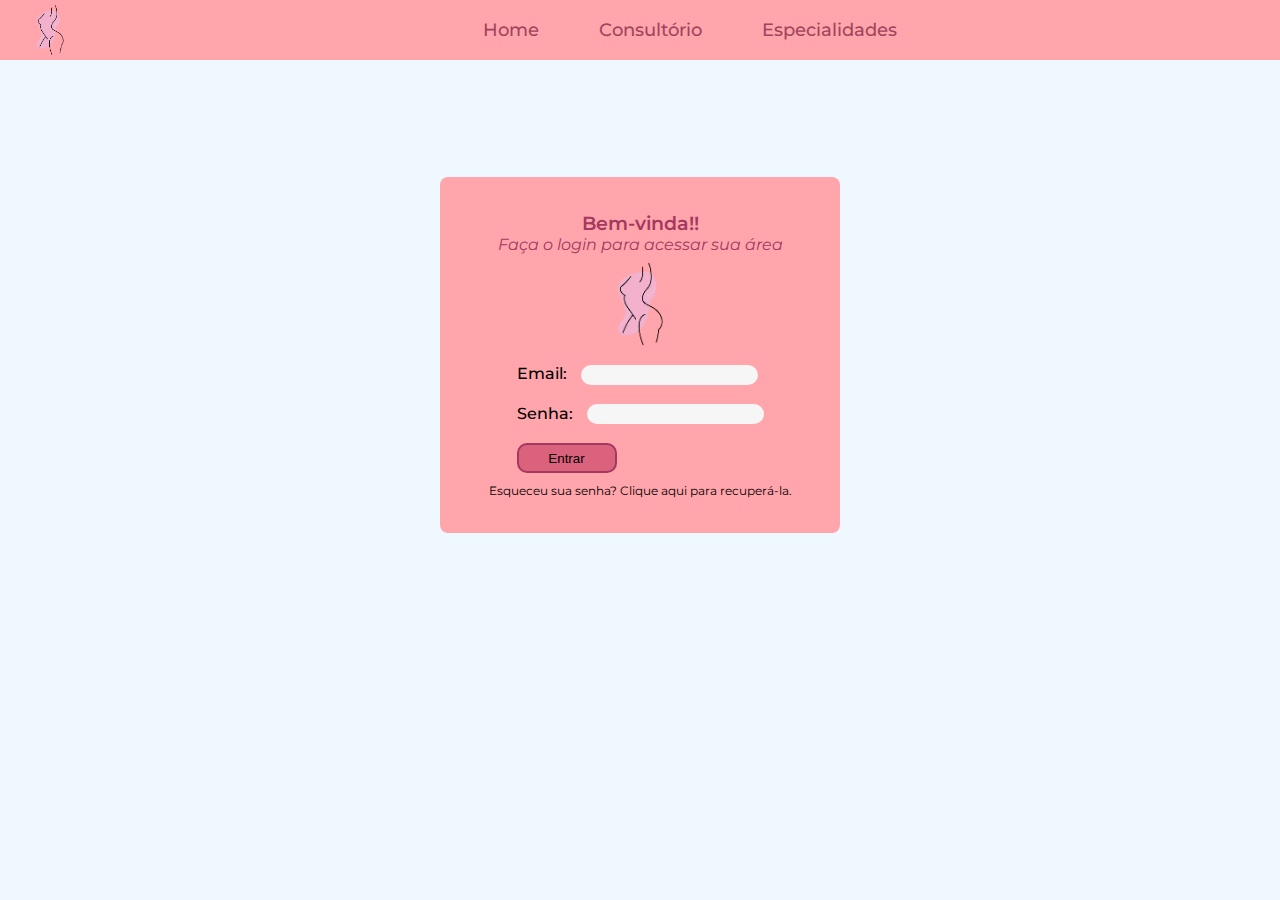
<file: pages/loginAdm.html>
<!DOCTYPE html>
<html lang="pt-br">

<head>
    <meta charset="UTF-8">
    <meta name="viewport" content="width=device-width, initial-scale=1.0">
    <title>Login Administrador</title>
    <link rel="stylesheet" href="../assets/css/nav-footer.css">
    <link rel="stylesheet" href="../assets/css/adm.css">

    <!-- Icon da página -->
    <link rel="shortcut icon" type="imagex/png" href="./assets/img/logoClinica.png">
</head>

<body>
    <nav>
        <img src="../assets/img/logoClinica.png" alt="Logo: Silhueta do corpo feminino" class="logoInicial">
        <ul>
            <li><a href="../index.html">Home</a></li>
            <li><a href="./consultorio.html">Consultório</a></li>
            <li><a href="./especialidade.html">Especialidades</a></li>
        </ul>
    </nav>

    <div class="login">
        <div class="login-container">
            <h3>Bem-vinda!!</h3>
            <h4>Faça o login para acessar sua área</h4>
            <img src="../assets/img/logoClinica.png" alt="Logo: Silhueta do corpo feminino" class="logoCli">
            <form action="" class="login_form">
                <label for="email" id="lblEmail">Email:</label>
                <input type="text" name="txtEmail" id="txtEmail">
                <br>
                <br>
                <label for="senha" id="lblSenha">Senha:</label>
                <input type="password" name="txtSenha" id="txtSenha"> 
                <br>
                <br>
                <button type="submit" id="btnEntrarAdm" onclick="acionarEntrarAdm()">Entrar</button>
            </form>
            <a href="#">Esqueceu sua senha? Clique aqui para recuperá-la.</a>
        </div>
    </div>
    <script src="../assets/js/script.js"></script>
</body>
</html>
</file>
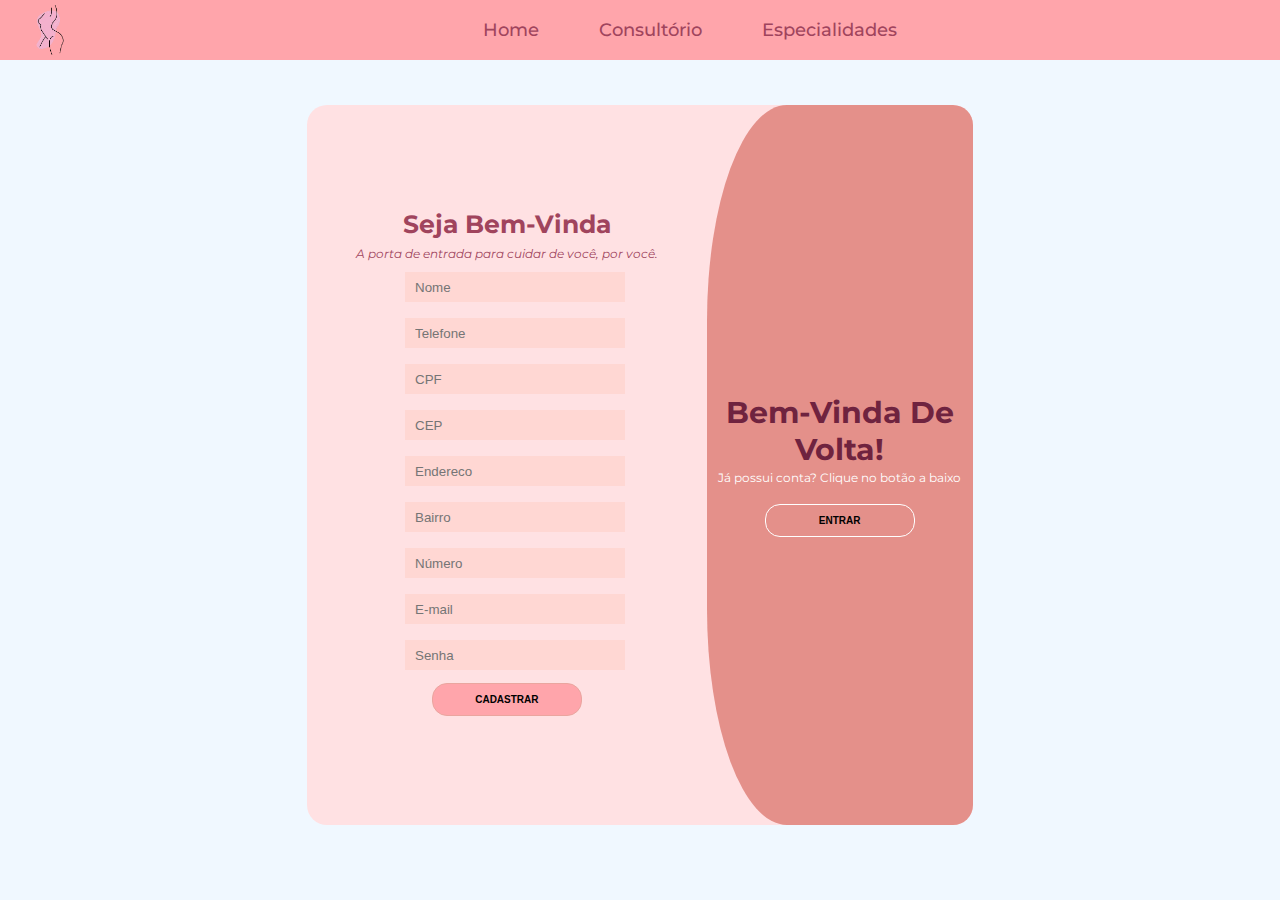
<file: pages/loginUser.html>
<!DOCTYPE html>
<html lang="pt-br">

<head>
    <meta charset="UTF-8">
    <meta name="viewport" content="width=device-width, initial-scale=1.0">
    <title>Login</title>

    <link rel="stylesheet" href="../assets/css/nav-footer.css">
    <link rel="stylesheet" href="../assets/css/loginUser.css">

    <link rel="stylesheet" href="https://use.fontawesome.com/releases/v5.8.2/css/all.css" integrity="sha384-oS3vJWv+0UjzBfQzYUhtDYW+Pj2yciDJxpsK1OYPAYjqT085Qq/1cq5FLXAZQ7Ay" crossorigin="anonymous">

    <!-- Icon da página -->
    <link rel="shortcut icon" type="imagex/png" href="../assets/img/logoClinica.png">
</head>

<body class="cadastrar-js">
    <main>
        <nav>
            <img src="../assets/img/logoClinica.png" alt="Logo: Silhueta do corpo feminino" class="logoInicial">
            <ul>
                <li><a href="./homepage.html">Home</a></li>
                <li><a href="./consultorio.html">Consultório</a></li>
                <li><a href="./especialidade.html">Especialidades</a></li>
            </ul>
        </nav>

        <div class="stick-distancia">
            <span class="icon-distancia"></span>
            <span  id="distancia"></span>
            <span id="tempo"></span>
        </div>

        <div class="container">
            <div class="content primeiro-conteudo">
                <div class="primeira-coluna">
                    <h2 class="titulo primeiro-titulo">Crie sua conta</h2>
                    <p class="descricao">Ainda não possui cadastro? <br>Cadastre-se clicando no botão abaixo</p>
                    <button id="cadastrar" class="btn primeiro-btn">Cadastre-se</button>
                </div>
                <div class="segunda-coluna">
                    <h2 class="titulo segundo-titulo">Seja Bem-Vinda</h2>
                    <p class="descricao descricao-login">Bem-vinda ao seu próximo nível de bem-estar.</p>
                    <form class="form">
                        <input type="email" placeholder="Email" required>
                        <input type="password" placeholder="Password" required>
                        <a href="" class="senha">Esqueceu sua senha?</a>
                        <button class="btn segundo-btn">Entrar</button>
                    </form>
                </div>
            </div><!--Final da primeiro conteúdo-->

            <div class="content segundo-conteudo">
                <div class="primeira-coluna">
                    <h2 class="titulo primeiro-titulo">Bem-vinda de volta!</h2>
                    <p class="descricao">Já possui conta? Clique no botão a baixo</p>
                    <button id="entrar" class="btn primeiro-btn">Entrar</button>
                </div>
                <div class="segunda-coluna">
                    <h2 class="titulo segundo-titulo">Seja Bem-Vinda</h2>
                    <p class="descricao descricao-login">A porta de entrada para cuidar de você, por você.</p>
                    <form action="" class="form form-cadastro">
                        <input type="text" placeholder="Nome" id="nome" required>
                        <input type="telefone" placeholder="Telefone" id="telefone" required>
                        <input type="text" placeholder="CPF" id="cpf" required>
                        <input type="text" placeholder="CEP" id="cep" onblur="validarCep()" required>
                        <input type="text" placeholder="Endereco" id="endereco" readonly>
                        <input type="text" placeholder="Bairro" id="bairro" readonly>
                        <input type="number" placeholder="Número" id="numero" >
                        <input type="email" placeholder="E-mail" id="email" required>
                        <input type="password" placeholder="Senha" id="senha" required>
                        
                        <button type="button" class="btn segundo-btn" id="cadastrarUsuario" onclick="validarCadastroCompleto()">Cadastrar</button>
                    </form>
                </div>
            </div> <!--Final segunda coluna-->
        </div>

    </main>
    <script src="../assets/js/loginUser.js" defer></script>
</body>

</html>
</file>
<file: assets/css/nav-footer.css>
@import url('https://fonts.googleapis.com/css2?family=Montserrat:ital,wght@0,100..900;1,100..900&display=swap');

/* Fonte para o nome da Dra. */
@import url('https://fonts.googleapis.com/css2?family=Dancing+Script:wght@400..700&family=Montserrat:ital,wght@0,100..900;1,100..900&display=swap');

* {
   margin: 0;
   padding: 0;
   box-sizing: border-box;
}

body {
   font-family: "Montserrat", sans-serif;
   background-color: aliceblue;
}

/* Estilização da nav */

nav {
   font-weight: 400;
   background-color: #FFA5AB;
   display: flex;
   align-items: center;
}

nav .logoInicial {
   max-width: 60px;
   max-height: 60px;
   margin: 0 20px 0 20px;
}

nav .btnEntrarCadastrar {
   margin-right: 100px;
   padding: 5px;
   height: 40px;
   width: 100px;
   border-radius: 5px;
   border: none;
   color: #A0445D;
   background-color: #F4DADB;
   box-shadow: 1px 1px #EAA59F;
   cursor: pointer;
}

nav .btnEntrarCadastrar a{
   text-decoration: none;
   color: #A0445D;
   font-weight: 600;
}

nav .btnEntrarCadastrar:active {
   transform: scale(0.9);
}

nav .btnEntrarCadastrar:hover {
   background-color: #DA627D;
   color: white;
   font-weight: 600;
   box-shadow: none;
}

nav .btnEntrarCadastrar:hover a {
   color: white;
}

nav .usuario {
   display: none;
   margin-right: 50px;
   cursor: pointer;
}

nav ul {
   list-style: none;
   padding: 0;
   margin: 0 auto;
   display: flex;
}

nav ul li {
   margin: 0 15px;
}

nav ul li a {
   text-decoration: none;
   color: #A0445D;
   font-size: 18px;
   padding: 10px 15px;
   background: #FFA5AB;
   font-weight: 500;
}


nav ul li a:hover {
   background-color: #DA627D;
   border-radius: 10px;
   color: white;
}

/* Estilizando footer */

.footer-container {
   display: flex;
   background-color: var(--fundo-sessaoMedica);
   height: 30vh;
   padding: 20px;
   justify-content: space-around;
   align-items: center;
}

.footer-container .logoInicial {
   width: 70px;
   height: 70px;
   margin: 0 20px 0 20px;
}

.footer-container .informacoes {
   width: 80vh;
   font-size: 16px;
}

.footer-container .rede-social {
   cursor: pointer;
}
</file>
<file: assets/css/adm.css>
@import url('https://fonts.googleapis.com/css2?family=Dancing+Script:wght@400..700&family=Inter:ital,opsz,wght@0,14..32,100..900;1,14..32,100..900&family=Montserrat:ital,wght@0,100..900;1,100..900&display=swap');

/* Fonte para o nome da Dra. */
@import url('https://fonts.googleapis.com/css2?family=Dancing+Script:wght@400..700&family=Montserrat:ital,wght@0,100..900;1,100..900&display=swap');


/* Estilizando página de login adm */

.login {
    height: 60vh;
    display: flex;
    justify-content: center;
    align-items: center;
}

.login-container {
    margin-top: 50px;
    max-height: 600px;
    width: 400px;
    background-color: #FFA5AB;
    padding: 35px;
    border-radius: 8px;
    display: flex;
    flex-direction: column;
    align-items: center;

}

.login .login-container h3 {
    font-weight: 600;
    color: #A53860;
}

.login .login-container h4 {
    font-weight: 400;
    color: #a53860;
    font-style: italic;
}

.login .login-container img {
    max-width: 100px;
    max-height: 100px;
    margin-bottom: 10px;
}

.login-container a {
    text-decoration: none;
    color: black;
    font-size: 12px;
    margin-top: 10px;
}

.login_form {
    align-items: center;
    justify-content: center;
}

.login_form label {
    font-weight: 500;
    margin-right: 10px;
}

.login_form input {
    border-radius: 10px;
    border: none;
    height: 20px;
    background-color: rgb(247, 246, 246);
}

#btnEntrarAdm {
    width: 100px;
    height: 30px;
    border-radius: 10px;
    background-color: #DA627D;
    border: solid 2px #A53860;
    cursor: pointer;
}

#btnEntrarAdm:hover {
    background-color: #A53860;
    color: white;
    transition: 0.3s;
}

/* Estilizando tela inicial do administrador */

.telaPrincipal_container p{
    font-family: "Inter", sans-serif;
    font-size: 17px;
    font-weight: 500;
    font-style: italic;
    justify-content: center;
    align-items: center;
    margin: 25px 5px 10px 5px;
}

.filter-container {
    display: flex;
    align-items: center; 
    gap: 20px; 
    margin: 30px 0 20px 50px;
}

.filter-container h2{
    font-family: "Inter", sans-serif;
    font-style: italic;
    font-weight: 500;
}

.formPesquisa {
    /* display: flex; */
    display: none;
    align-items: center; 
    font-weight: 500;
    gap: 10px; 
    margin-left: auto;
    margin-right: 60px;
}

.formPesquisa form {
    display: flex;
    align-items: center; 
    gap: 10px; 
}

.filter-group {
    display: flex;
    align-items: center; 
    gap: 5px; 
}

#imgTelaPrincipal{
    width: 80px;
}

/* Estilizando informações */

#menu-adm{
    display: flex;
    justify-content: center;
    align-items: center;
    margin-top: 20px;
}

.menu-container{
    display: flex;
    justify-content: center;
    align-items: center;
    text-align: center;
    margin-top: 20px;
}

.menu-adm-container{
    padding: 10px 15px;
    margin: 0 20px;
    background: #f3d7e2;
    font-weight: 500;
    border-radius: 10px;
    height: 100vh;
    
}

.menu-adm-container h2{
    font-family: "Inter", sans-serif;
    font-weight: 500;
    font-style: italic;
    margin-bottom: 20px;
}

.menu-adm-container ul{
    list-style: none;
    padding: 0;
    margin: 0 auto;
    display: flex;
    flex-direction: column;
    align-items: center;
}

.menu-adm-container ul li a{
    text-decoration: none;
    color: black;
}
</file>
<file: adm.css>
@import url('https://fonts.googleapis.com/css2?family=Montserrat:ital,wght@0,100..900;1,100..900&display=swap');

/* Fonte para o nome da Dra. */
@import url('https://fonts.googleapis.com/css2?family=Dancing+Script:wght@400..700&family=Montserrat:ital,wght@0,100..900;1,100..900&display=swap');


* {
    margin: 0;
    padding: 0;
    box-sizing: border-box;
}

body {
    font-family: "Montserrat", sans-serif;
    background-color: aliceblue;
    text-align: center;
}

/* Estilização da nav */

nav {
    font-weight: 400;
    background-color: #FFA5AB;
    padding: 20px 0;
    display: flex;
    align-items: center;
}

nav .logoInicial {
    max-width: 60px;
    max-height: 60px;
    margin: 0 20px 0 20px;
}

nav ul {
    list-style: none;
    padding: 0;
    margin: 0 auto;
    display: flex;
}

nav ul li {
    margin: 0 15px;
}

nav ul li a {
    text-decoration: none;
    color: white;
    font-size: 18px;
    padding: 10px 15px;
    background: #FFA5AB;
}


nav ul li a:hover {
    background-color: #DA627D;
}

/* Estilizando página de login adm */

.login {
    height: 60vh;
    display: flex;
    justify-content: center;
    align-items: center;
}

.login-container {
    margin-top: 50px;
    max-height: 600px;
    width: 400px;
    background-color: #FFA5AB;
    padding: 35px;
    border-radius: 8px;
    display: flex;
    flex-direction: column;
    align-items: center;

}

.login .login-container h3 {
    font-weight: 600;
    color: #A53860;
}

.login .login-container h4 {
    font-weight: 400;
    color: #a53860;
    font-style: italic;
}

.login .login-container img {
    max-width: 100px;
    max-height: 100px;
    margin-bottom: 10px;
}

.login-container a {
    text-decoration: none;
    color: black;
    font-size: 12px;
    margin-top: 10px;
}

.login_form {
    align-items: center;
    justify-content: center;
}

.login_form label {
    font-weight: 500;
    margin-right: 10px;
}

.login_form input {
    border-radius: 10px;
    border: none;
    height: 20px;
    background-color: rgb(247, 246, 246);
}

#btnEntrar {
    width: 100px;
    height: 30px;
    border-radius: 10px;
    background-color: #DA627D;
    border: solid 2px #A53860;
    cursor: pointer;
}

/* Estilizando tela inicial do administrador */
.telaPrincipal_container{
    display: flex;
    margin: 10px;
    padding: 20px;
    justify-content: space-between;
}

#imgTelaPrincipal{
    width: 60px;
}

.telaPrincipal_container h2{
    font-size: 15px;
    text-align: center;
    padding: 5px;
}

.formPesquisa form{
    /* display: inline; */
    flex-direction: row;
}
</file>
<file: assets/css/areaPaciente.css>
:root {
    --corTexto: #6F233F;
    --fundoSessoes: #FFE1E3;
    --fundoSessaoMedica: #F0F8FF;
    --corBotao: #E4908A;
    --bordaBotao: 1px solid #bc736e;
    --bordaBotaoForm: 2px solid #bc736e;
}

main{
    display: flex;
    min-height: 83vh;
}

#tituloPag{
    margin: 5px;
    padding: 5px;
}

#tituloPag h1{
    font-size: 30px;
    color: var(--corTexto);
    /* text-align: center; */
}

#tituloPag span{
    font-size: 30px;
    color: var(--corTexto);
    font-style: italic;
}

.menu{
    display: flex;
    flex-direction: column;
    align-items: flex-start;
    width: 20%;
    background-color: var(--fundoSessoes);
    padding: 10px;
    border-radius: 5px;
}

.menu ul{
    list-style: none;
    padding: 0;
    margin: 0;
    width: 100%;
}

.menu li a {
    text-decoration: none;
    color: var(--corTexto);
    font-size: 16px;
    padding: 15px;
    display: block;
    width: 100%;
    border-bottom:1px solid rgba(0, 0, 0, 0.1);
}

.menu li a:hover {
    background-color: rgba(0, 0, 0, 0.05);
}

.menu ul li button {
    background-color: #f7c1c4;
    border: 1px solid var(--corTexto);
    border-radius: 5px;
    width: 20px;
    color: var(--corTexto);
    font-weight: 200;
    font-size: 16px;
    padding: 10px;
    width: 30%;
    height: 30%;
    margin: 20px 0;
    text-align: center;
    cursor: pointer;
}


.menu ul li button:hover {
    background-color: #d77b7f;
    color: black;
    font-weight: bold;
}

section{
    margin-top: 20px;
    padding: 0 20px;
    width: 80%;
    height: auto;
}

/* tirando a visibolidade  */
#historico{
    display: flex;
    flex-direction: column;
}

#dadosPessoais{
    display: none;
    align-items: center;
    justify-content: center;
}

#endereco{
    display: none;
    align-items: center;
    justify-content: center;
}

#agendarConsulta{
    display: none;
    align-items: center;
    justify-content: center;
    margin-top: 20px;
}

#avaliacoes{
    display: none;
    flex-direction: column;
}

#dadosAcompanhante{
    display: none;
    align-items: center;
    justify-content: center;
}

#acessarDadosAcompanhante{
    display: none;
}

#criarAvaliacao{
    display: none;
    align-items: center;
    justify-content: center;
    margin-top: 20px;
}

.formAvaliacoes{
    display: flex;
    flex-direction: column; 
    align-items: center;
    margin: 0 20px;
}


.conteudoInicial, .adicionarAvaliacao{
    display: flex;
    text-align: center;
    align-items: center;
    justify-content: space-between;
    margin-top: 20px;
}

.conteudoInicial h2, .adicionarAvaliacao h2{
    font-size: 20px;
    color: var(--corTexto);
    margin: 0;
    flex-grow: 1;
}

.conteudoInicial button, #adicionarNovaAvaliacao{
    background-color: var(--fundoSessoes);
    color: var(--corTexto);
    border: 1px solid var(--corTexto);
    width: 15%;
    padding: 10px;
    font-size: 16px;
    cursor: pointer;
    border-radius: 20px;
}

.conteudoInicial button a{
    text-decoration: none;
    color: var(--corTexto);

}

.conteudoInicial button:active, #adicionarNovaAvaliacao:active{
    transform: scale(0.95);
}

.conteudoInicial button:hover, #adicionarNovaAvaliacao:hover{
    background-color: #eab9bc;
    color: black;
    font-size: 15px;
    font-weight: bold;
}

td {
    border: 1px solid var(--fundoSessoes);
}

#tabelaHistorico, #tabelaAvaliacoes{
    width: 100%;
    margin-top: 20px;
    border: 2px solid var(--corTexto);
}

#tabelaHistorico th, #tabelaAvaliacoes th{
    padding: 10px;
    background-color: var(--fundoSessoes);
    color: var(--corTexto);
}

#corpoTabelaHistorico tr td, #corpoTabelaAvaliacoes tr td{
    text-align: center;
}

/* Sessão de editar dados  e alterar endereço */

.alterarDados, .alterarEndereco, .alterarDadosAcompanhante{
    display: flex;
    flex-direction: row;
    align-items: center;
    justify-content: center;
    max-height: 90%;
}
.fieldsetAlterarDadosUsuários{
    margin-bottom: 10px;
}

.novaSenha {
    display: none; 
    width: 100%;
}

.novaSenha label {
    margin-bottom: 5px;
    display: block; 
    text-align: start; 
    width: 100%; 
}

.novaSenha input{
    margin-right: 30px;
}



.formAlterarDados, .formEndereco, .formAgendarConsulta{ /* formulario de alterar dados, endereço e agendar consulta*/
    display: flex;
    flex-direction: column; 
    align-items: center;
    margin: 0 20px;
}

#formAlterarDadosAcompanhante select{
    padding: 10px;
    height: 45px;
    width: 90%;
    border: none;
    border-radius: 5px;
    margin: 5px 0;
    background-color: #f401;
}

.fieldsetAlterarDadosUsuários, .fieldsetAlterarDadosAcompanhante, .fieldsetAlterarEndereco, .fieldsetAgendarConsulta{
    border: 2px solid var(--corTexto);
    padding: 0 20px;
    border-radius: 5px;
    background-color: var(--fundoSessaoMedica);
}

.fieldsetAlterarDadosUsuários legend, .fieldsetAlterarDadosAcompanhante legend,.fieldsetAlterarEndereco legend{
    font-size: 18px;
    color: var(--corTexto);
    font-weight: 500;
}

.fieldsetAlterarDadosUsuários p, .fieldsetAlterarDadosAcompanhante p, .fieldsetAlterarEndereco p, .fieldsetAgendarConsulta p, .fieldsetAvaliacoes p{
    font-size: 16px;
    color: var(--corTexto);
    font-style: italic;
    margin-bottom: 10px;
}


.information-group {
    flex-direction: column; 
    align-items: center; 
    margin-bottom: 15px; 
}

.formAlterarDados .information-group label, .formEndereco .information-group label, .formAgendarConsulta .information-group label {
    margin-bottom: 5px; 
    display: block; 
}

.formAlterarDados .information-group input, .formEndereco .information-group input, .formAgendarConsulta .information-group input {
    padding: 8px;
    border: 1px solid #ccc;
    border-radius: 4px;
    width: 90%; 
    box-sizing: border-box; 
}

.fieldsetAgendarConsulta .information-group select, .fieldsetAvaliacoes .information-group select{
    padding: 8px;
    border: 1px solid #ccc;
    border-radius: 4px;
    width: 90%; 
}

.btnAlterarInformacoes{
    display: flex;
    flex-direction: column;
    margin: 10px;
}

.btnAlterarInformacoes button, #editarDadosAcompanhante,#btnEnviarAvaliacao{
    background-color: var(--corBotao);
    color: white;
    border: var(--bordaBotaoForm);
    padding: 10px 20px;
    font-size: 16px;
    cursor: pointer;
    border-radius: 20px;
    margin: 10px 0;
}

#editarDadosAcompanhante, #salvarInformacoesUsuario, #descartarInformacaoUsuario, #editarInformacoesAcompanhante, #salvarInformacoesAcompanhante, #descartarInformacoesAcompanhante,
#editarEndereco, #salvarEdicaoEndereco, #descartarAlteracaoEndereco{
    justify-content: center;
    display: none;
}

#salvarInformacoesUsuario:disabled, #descartarInformacaoUsuario:disabled, #editarInformacoesAcompanhante:disabled, #salvarInformacoesAcompanhante:disabled, #descartarInformacoesAcompanhante:disabled, #editarEndereco:disabled, #salvarEdicaoEndereco:disabled, #descartarAlteracaoEndereco:disabled{
    opacity: 0.9;
    cursor: not-allowed;
}

#salvarInformacoesUsuario:disabled:active, #descartarInformacaoUsuario:disabled:active,
#editarEndereco:disabled:active,#editarInformacoesAcompanhante:disabled:active, #salvarInformacoesAcompanhante:disabled:active, #descartarInformacoesAcompanhante:disabled:active, #salvarEdicaoEndereco:disabled:active, #descartarAlteracaoEndereco:disabled:active{
    transform: scale(0.98);
}

.fieldsetAgendarConsulta button{
    background-color:#eab9bc;
    color: var(--corTexto);
    border: var(--bordaBotaoForm);
    padding: 10px 20px;
    font-size: 16px;
    font-weight: 500;
    cursor: pointer;
    border-radius: 20px;
    margin: 10px 0;

}

.btnAlterarInformacoes button:active, #btnEnviarAvaliacao:active, #editarDadosAcompanhante:active{
    transform: scale(0.95);
}

.btnAlterarInformacoes button:hover, #btnEnviarAvaliacao:hover, #editarDadosAcompanhante:hover{
    background-color: #d77b7f;
    color: black;
}

.fieldsetAgendarConsulta button:active{
    transform: scale(0.9);
}

.fieldsetAgendarConsulta button:hover{
    background-color: #d77b7f;
    color: white;
}

.fieldsetAvaliacoes {
    align-items: center;
    justify-content: center;
    text-align: center;
    padding: 20px;
}

.fieldsetAvaliacoes legend{
    text-align: flex-start;
    justify-content: start;
    font-size: 18px;
}
</file>
<file: assets/css/consultorio.css>
/* Fonte para o nome da Dra. */
@import url('https://fonts.googleapis.com/css2?family=Dancing+Script:wght@400..700&family=Montserrat:ital,wght@0,100..900;1,100..900&display=swap');

:root {
    --corTexto: #6F233F;
    --fundoSessoes: #FFE1E3;
    --fundoSessaoMedica: #F0F8FF;
    --corBotao: #E4908A;
    --bordaBotao: 1px solid #bc736e;
    --bordaBotaoForm: 2px solid #bc736e;
}

h2{
    text-align: center;
}

.consultorio-container {
    background-color: var(--fundoSessoes);
}

.consultorio-container h2 {
    color: var(--corTexto);
    padding-top: 20px;
    font-size: 30px;
}

.information-container {
    display: flex;
    justify-content: space-between;
    align-items: center;
    padding: 20px 30px 40px 30px;
}

.information-container img {
    width: 400px;
    height: 400px;
    border-radius: 10px;
    margin-right: 100px;
}

.information-consultorio {
    text-align: justify;
    width: 700px;
    margin-left: 100px;
    font-style: italic;
}

#location {
    background-color: #ffe1e3c5;
}

.location-container h2 {
    color: var(--corTexto);
    padding-top: 20px;
    font-size: 30px;
}


.location-consultorio {
    display: flex;
    padding: 20px 30px 40px 30px;
    align-items: center;
    text-align: center;
}

.location-consultorio iframe {
    height: 350px;
    margin-left: 50px;
}

.informacao-consultorio {
    text-align: justify;
    width: 500px;
    margin-left: 50px;
}

.informacao-consultorio h4 {
    font-style: italic;
    font-weight: 600;
    color: var(--corTexto);
}
</file>
<file: assets/css/especialidade.css>
:root {
    --corTexto: #6F233F;
    --fundoSessoes: #FFE1E3;
    --fundoSessaoMedica: #F0F8FF;
    --corBotao: #E4908A;
    --bordaBotao: 1px solid #bc736e;
    --bordaBotaoForm: 2px solid #bc736e;
}

h2{
    text-align: center;
}

#especialidades {
    background-color: var(--fundoSessoes);
}

.especialidade-container {
    align-items: center;
    justify-content: center;
    text-align: center;
}

.especialidade-container h2 {
    color: var(--corTexto);
    padding-top: 20px;
    font-size: 30px;
}

.especialidade-container .especialidade {
    display: flex;
    align-items: center;
    justify-content: center;
    margin: 20px;
    padding: 15px;
}

.especialidade img {
    border-radius: 30px;
    height: 500px;
    width: 600px;
    box-shadow: 1px 3px 3px var(--corBotao);
}

.especialidade .informacao-especialidade {
    text-align: justify;
    margin: 50px;
    padding: 20px;
    font-style: italic;
    font-size: 15px;
}

.informacao-especialidade h3 {
    color: var(--corTexto);
    padding-top: 20px;
    font-size: 20px;
    font-style: normal;
}

.informacao-especialidade strong{
    color: #6F233F;
}

.informacao-especialidade button {
    margin-top: 20px;
    padding: 5px;
    height: 40px;
    width: 130px;
    border-radius: 5px;
    border: none;
    background-color: #FFA5AB;
    box-shadow:  1px 1px #E4908A;
    cursor: pointer;
}

.informacao-especialidade button:active {
    transform: scale(0.9);
}

.informacao-especialidade button:hover {
    color: black;
    font-weight: 600;
    box-shadow: none;
}
</file>
<file: assets/css/style.css>
@import url('https://fonts.googleapis.com/css2?family=Montserrat:ital,wght@0,100..900;1,100..900&display=swap');

/* Fonte para o nome da Dra. */
@import url('https://fonts.googleapis.com/css2?family=Dancing+Script:wght@400..700&family=Montserrat:ital,wght@0,100..900;1,100..900&display=swap');

:root{
   --corTexto: #6F233F;
   --fundoSessoes: #FFE1E3;
   --fundoSessaoMedica: #F0F8FF;
   --corBotao: #E4908A;
   --bordaBotao: 1px solid #bc736e;
   --bordaBotaoForm: 2px solid #bc736e;
}

/* Estilizando primeira sessão: Apresentação médica */

h2{
   text-align: center;
}


.apresentacao_medica_container{
   display: flex;
   background-color: var(--fundo-Sessao);
   height: 70vh;
   padding: 20px;
   justify-content: space-around;
   align-items: center;
}

.apresentacao_medica_container .informacao_medica{
   flex-direction: column;
   align-items: flex-start;
   justify-content: center;
}

.apresentacao_medica_container .informacao_medica h1{
   font-family: "Dancing Script", cursive;
   font-size:xx-large;
}

.apresentacao_medica_container .informacao_medica h3, h4{
   font-weight: 500;
   margin: 5px;
}

.apresentacao_medica_container .informacao_medica .btnAgendar_consulta{
   width: 65%;
   height: 35px;
   border-radius: 10px;
   font-size: medium;
   font-weight: 600;
   margin-top: 15px;
   background-color: #FFA5AB;
   cursor: pointer;
}

.btnAgendar_consulta:active{
   transform: scale(0.9);
   color: whitesmoke;
   border-color: whitesmoke;
}

.btnAgendar_consulta:hover{
   color: whitesmoke;
   border-color: whitesmoke;
}

/* Estilizando container de especialidades */

#especialidades{
   background-color: #FFE1E3;
}

#especialidades h2{
   padding: 10px;
   font-size: 30px;
   color: var(--corTexto);
}

.especialidades_container{
   display: flex;
   flex-direction: row;
   text-align: center;
   justify-content: space-around;
   height: 500px;
   padding: 20px;
}

.tipos_especialidades{
   max-width: 250px;
   max-height: 400px;
   padding: 5px;
   background-color: #EAA59F;
   border-radius: 20px;
   display: flex;
   flex-direction: column;
   align-items: center;
   justify-content: space-between;
}

.tipos_especialidades img{
   height: 64px;
   width: 64px;
   margin-top: 10px;
}

.especialidades_container .tipos_especialidades figcaption h3{
   font-weight: 600;
   color: var(--corTexto);
   margin-bottom: 5px;
}

.especialidades_container .tipos_especialidades figcaption p{
   margin: 5px;
   text-align: justify;
}

.tipos_especialidades .btnSaibaMais{
   height: 40px;
   width: 50%;
   border-radius: 10px;
   border: 1px solid #bc736e; 
   margin-bottom: 10px;
   margin-top: 10px;
   background-color: #E4908A;
   cursor: pointer;
}

.tipos_especialidades .btnSaibaMais a{
   text-decoration: none;
   color: black;
}

.tipos_especialidades .btnSaibaMais:active{
   transform: scale(0.9);
}

.tipos_especialidades .btnSaibaMais:hover{
   font-weight: bold;
   background-color: #ea7d75;
}

/* Estilizando sessão sobre a médica */

#sobre_medica{
   background-color: #f9f0f1;
}

.container_medica h2{
   color: var(--corTexto);
   padding-top: 20px;
   font-size: 30px;
}

.informacaoMedica-container{
   display: flex;
   flex-direction: row;
   align-items: center;
   text-align: center;
   justify-content: center;
}

.informacaoMedica-container img{
   margin: 20px 20px 20px 50px;
   padding: 20px;
}

.informacoes_medica{
   text-align: justify;
   padding: 30px;
   margin: 10px;
   font-weight: 500;
   width: 700px;
}

/* Estilizando sessão do Blog */
#conheca_blog{
   background-color: var(--fundoSessoes);
}

#conheca_blog h2{
   color: var(--corTexto);
   padding-top: 20px;
   font-size: 30px;
}

.container_blog{
   display: flex;
   align-items: center;
   justify-content: center;
   height: 500px;
}

.card-blog{
   display: flex;
   background-color: #EAA59F;
   height: 430px;
   width: 700px;
   align-items: center;
   justify-content: center;
   flex-direction: column;
   border-radius: 20px;
}

.card-blog img{
   padding: 10px;
   margin-top: 20px;
   height: 350px;
   width: 600px;
}

.card-blog button{
   justify-content: center;
   height: 40px;
   width: 100px;
   margin: 10px;
   cursor: pointer;
   border: var(--bordaBotao);
   background-color: var(--corBotao);
   font-size: 15px;
   border-radius: 5px;
}

.card-blog button a{
   text-decoration: none;
   color: black;
}

.card-blog button:active{
   transform: scale(0.9);
}

.card-blog button:hover{
   font-weight: bold;
   background-color: #ea7d75;
}

/* Estilizando sessão de depoimento */

#depoimento{
   background-color: #f9f0f1;
   height: 70%;
}

#depoimento h2{
   color: var(--corTexto);
   padding: 20px;
   font-size: 30px;
}

.depoimento-container{
   display: flex;
   flex-direction: row;
   justify-content: space-between;
   padding: 40px;
   align-items: center;
}

.card-depoimentos{
   max-width: 400px;
   max-height: 500px;
   padding: 5px;
   background-color: #EAA59F;
   border-radius: 20px;
   display: flex;
   flex-direction: column;
   align-items: flex-start;
   justify-content: space-between;
}

.card-depoimentos h4{
   font-size: 16px;
   color: #6F233F;
   font-weight: 600;
}

.card-depoimentos .comentario{
   text-align: justify;
   font-size: 16px;
   font-weight: 400;
   margin: 5px;
}

/* Estilizando sessão de contato */

.contato-container{
   background-color: var(--fundoSessoes);
   display: flex;
   padding: 10px;
   align-items: center;
   justify-content: center;
   flex-direction: row;
   padding: 50px;
}

.form-container{
   text-align: center;
   align-items: center;
   max-height: 500px;
   max-width: 560px;
   background-color: #FFA5AB;
   border-radius: 8px;
   padding: 15px;
   margin: 10px 10px 10px 20px;
}

.form-container h1{
   text-align: center;
   padding: 10px;
   color: var(--corTexto);
   font-size: 25px;
}

.form-row {
   display: flex;
   gap: 5px;
   margin: 15px 5px;
}

.form-group{
   display: flex;
   flex-direction: column;
   text-align: left;
   margin: 10px;
}

.form-container label{
   font-weight: 500;
   margin-bottom: 5px;
}

.form-container input, textarea{
   border-radius: 5px;
   border: 1px black solid;
   font-size: 16px;

}

.form-container textarea{
   max-width: 450px;
   max-height: 228px;
}

#lblNome{
   margin-left: 2px;
}

input[type="text"]{
   margin-right: 5px;
   width: 190px;
}

input[type="email"]{
   height: 30px;
}

input[type="tel"]{
   width: 125px;
}

.form-container #btnEnviar{
   border-radius: 10px;
   width: 100px;
   height: 40px;
   font-weight: bold;
   background-color: #FFA5AB;
   border: var(--bordaBotaoForm);
   box-shadow: 2px 1px 2px;
   cursor: pointer;
   margin-top: 5px;
}

.form-container #btnEnviar:active{
   transform: scale(0.9);
}

.form-container #btnEnviar:hover{
   color: white;
   box-shadow: none;
}

.slogan-container{
   display: flex;
   align-items: center;
   justify-content: end;
   font-size: 40px;
   margin: 20px;
   padding: 30px;
   color: var(--corTexto);
}
</file>
<file: assets/css/elementos-gerais.css>
.stick-distancia{
    display: none;
    position: fixed;
    top: 10%;
    left: 20px;
    background-color: rgba(0, 0, 0, 0.7);
    color: white;
    padding: 10px 15px;
    border-radius: 5px;
    font-family: sans-serif;
    font-size: 16px;
    z-index: 1000; 
}

.distacia{
    font-size: 20px;
    color: white;
}
</file>
<file: assets/css/loginUser.css>
.container {
    display: flex;
    justify-content: center;
    align-items: center;
    height: 90vh;
    background-color: aliceblue;
}

.content {
    border-radius: 20px;
    background-color: #FFE1E3;
    width: 52vw;
    height: 80%;
    justify-content: space-between;
    align-items: center;
    position: relative;
}

.content::before {
    content: "";
    position: absolute;
    width: 40%;
    height: 100%;
    background-color: #E4908A;
    border-top-right-radius: 30%;
    border-bottom-right-radius: 30%;
    border-bottom-left-radius: 20px;
    border-top-left-radius: 20px;


    left: 0;
}

/*Estilizando conteúdo inicial (Entrar)*/

.primeiro-conteudo {
    display: flex;
}

.primeiro-conteudo .segunda-coluna {
    z-index: 11;
}

.titulo {
    font-weight: bold;
    text-transform: capitalize; /*transformando a primeira letra em maiúscula*/
}

.primeiro-titulo {
    color: #6F233F;
    font-size: 30px;
}

.segundo-titulo {
    color: #A0445D;
    font-size: 25px;
    margin-bottom: 5px;
}

.descricao {
    font-size: 12px;
    color: white;
    line-height: 20px; /*espaçamento entre as linhas*/
}

.descricao-login {
    color: #A0445D;
    font-size: 12px;
    font-weight: 400;
    font-style: italic;
}

.primeira-coluna {
    text-align: center;
    width: 40%; /*definindo como o item será posicionado*/
    z-index: 10; /*colocando o item acima do background*/
}

.segunda-coluna {
    width: 60%;
    display: flex;
    flex-direction: column;
    align-items: center;
}

/* Estilizando formulário */

.form {
    display: flex;
    flex-direction: column;
    width: 55%;
}

.form input {
    padding: 10px;
    height: 45px;
    width: 100%;
    border: none;
    background-color: #f401;
    margin: 8px;
}

.form-cadastro input {
    height: 30px;
}

.form-cadastro .btn {
    margin: 5px;
}

.senha {
    color: white;
    font-size: 14px;
    margin: 15px 0;
}

.btn {
    border-radius: 15px;
    text-transform: uppercase;
    color: black;
    font-size: 10px;
    padding: 10px;
    width: 150px;
    font-weight: bold;
    align-self: center;
    border: none;
    margin-top: 1rem;
    cursor: pointer;
}

.primeiro-btn {
    background-color: transparent;
    border: 1px solid #fff;
    transition: background-color .5s;
}

.primeiro-btn:active {
    transform: scale(0.9);
}

.primeiro-btn:hover {
    color: whitesmoke;
    background-color: #A0445D;
    border: #A0445D 1px solid;
}

.segundo-btn {
    background-color: #FFA5AB;
    border: 1px solid #EAA59F;
    transition: background-color .5s;
}

.segundo-btn a {
    text-decoration: none;
    color: black;
    font-weight: bold;
}

.segundo-btn:active {
    transform: scale(0.9);
    
}

.segundo-btn:hover a{
    color: white;
}

.segundo-btn:hover {
    border: none;
    background-color: #6F233Fff;
    color: white;
}

/* Estilizando contéudo de Cadastro */
.segundo-conteudo {
    position: absolute;
    display: flex;
}

.segundo-conteudo .primeira-coluna {
    order: 2;
    /*colocando a primeira coluna depois da segunda coluna*/
    z-index: -1;
}

.segundo-conteudo .segunda-coluna {
    order: 1;
    /*colocando a segunda coluna antes da primeira coluna*/
    z-index: -1;
}

.senha {
    color: #6F233F;
    font-size: 14px;
    margin: 15px 0;
    text-decoration: none;
}

/* Sumindo com o conteúdo login e aparecendo a página de cadastro */
.cadastrar-js .primeiro-conteudo .primeira-coluna,
.cadastrar-js .primeiro-conteudo .segunda-coluna {
    z-index: -1;
}

.cadastrar-js .segundo-conteudo .primeira-coluna,
.cadastrar-js .segundo-conteudo .segunda-coluna {
    z-index: 11;
}

/* movimentando a parte colorida */
.cadastrar-js .content::before {
    border-top-right-radius: 20px;
    border-bottom-right-radius: 20px;
    border-bottom-left-radius: 30%;
    border-top-left-radius: 30%;
    left: 60%;
}

/* Sumindo com o conteúdo de cadastro e aparecendo a página de login */

.entrar-js .primeiro-conteudo .primeira-coluna,
.entrar-js .primeiro-conteudo .segunda-coluna {
    z-index: 11;
}

.entrar-js .segundo-conteudo .primeira-coluna,
.entrar-js .segundo-conteudo .segunda-coluna {
    z-index: -1;
}
</file>
